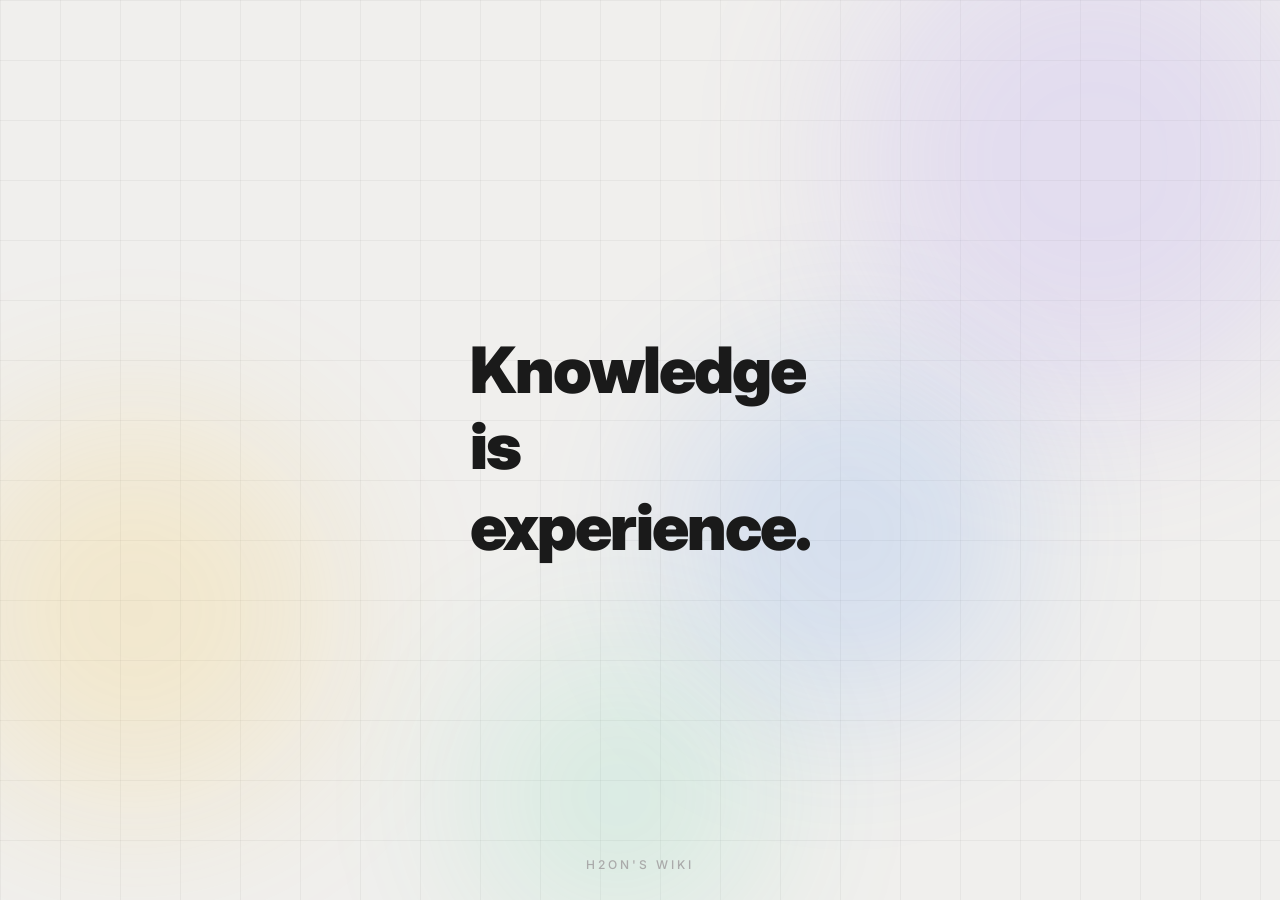
<file: index.html>
<!DOCTYPE html>
<html lang="ko">
<head>
    <meta charset="UTF-8">
    <meta name="viewport" content="width=device-width, initial-scale=1.0">
    <title>h2on.io</title>
    <link rel="icon" href="data:image/svg+xml,<svg xmlns='http://www.w3.org/2000/svg' viewBox='0 0 100 100'><text y='.9em' font-size='90'>🐻‍❄️</text></svg>">
    <link rel="preconnect" href="https://fonts.googleapis.com">
    <link rel="preconnect" href="https://fonts.gstatic.com" crossorigin>
    <link href="https://fonts.googleapis.com/css2?family=Inter:wght@300;400;500;600;700;800;900&display=swap" rel="stylesheet">
    <style>
        * {
            margin: 0;
            padding: 0;
            box-sizing: border-box;
        }

        body {
            font-family: "Inter", sans-serif;
            background: #f0efed;
            color: #1a1a1a;
            overflow: hidden;
            height: 100vh;
            cursor: pointer;
        }

        /* ── Grid background ── */
        body::before {
            content: "";
            position: fixed;
            inset: 0;
            pointer-events: none;
            z-index: 0;
            background-image:
                linear-gradient(rgba(0,0,0,0.04) 1px, transparent 1px),
                linear-gradient(90deg, rgba(0,0,0,0.04) 1px, transparent 1px);
            background-size: 60px 60px;
        }

        /* ── Color blobs ── */
        .blob {
            position: fixed;
            border-radius: 50%;
            filter: blur(80px);
            opacity: 0.5;
            pointer-events: none;
            z-index: 0;
            animation: float 20s ease-in-out infinite;
        }

        .blob-1 {
            width: 500px;
            height: 500px;
            background: rgba(167, 139, 250, 0.35);
            top: -10%;
            right: -5%;
        }

        .blob-2 {
            width: 400px;
            height: 400px;
            background: rgba(251, 191, 36, 0.3);
            bottom: 10%;
            left: -5%;
            animation-delay: -7s;
        }

        .blob-3 {
            width: 350px;
            height: 350px;
            background: rgba(59, 130, 246, 0.3);
            top: 40%;
            right: 20%;
            animation-delay: -14s;
        }

        .blob-4 {
            width: 300px;
            height: 300px;
            background: rgba(52, 211, 153, 0.25);
            bottom: -5%;
            right: 40%;
            animation-delay: -3s;
        }

        @keyframes float {
            0%, 100% { transform: translate(0, 0) scale(1); }
            25% { transform: translate(30px, -40px) scale(1.05); }
            50% { transform: translate(-20px, 20px) scale(0.95); }
            75% { transform: translate(15px, 30px) scale(1.02); }
        }

        /* ── Landing ── */
        .landing {
            height: 100vh;
            display: flex;
            flex-direction: column;
            justify-content: center;
            align-items: center;
            position: relative;
            z-index: 1;
        }

        /* ── Text block ── */
        .text-block {
            text-align: left;
            font-size: 5vw;
            font-weight: 900;
            letter-spacing: -0.03em;
        }

        .text-block .line-static {
            color: #1a1a1a;
            line-height: 1.2;
        }

        /* ── Slot word ── */
        .slot-wrapper {
            overflow: hidden;
            height: 1.3em;
            position: relative;
        }

        .slot-track {
            position: relative;
            transition: transform 0.7s cubic-bezier(0.22, 1, 0.36, 1);
        }

        .slot-word {
            line-height: 1.3;
            height: 1.3em;
            display: flex;
            align-items: center;
            color: rgba(0, 0, 0, 0.15);
            opacity: 0.4;
            transition: color 0.4s ease, opacity 0.4s ease, filter 0.4s ease;
        }

        .slot-word.active {
            color: #1a1a1a;
            opacity: 1;
        }

        .slot-word.leaving {
            opacity: 0;
            filter: blur(4px);
        }

        .wiki-name {
            position: absolute;
            bottom: 28px;
            left: 50%;
            transform: translateX(-50%);
            font-size: 12px;
            font-weight: 500;
            color: #aaa;
            letter-spacing: 3px;
            text-transform: uppercase;
            z-index: 2;
        }

        /* ── Fade-out transition ── */
        body.fade-out {
            opacity: 0;
            transition: opacity 0.4s ease;
        }
    </style>
</head>
<body>
    <div class="blob blob-1"></div>
    <div class="blob blob-2"></div>
    <div class="blob blob-3"></div>
    <div class="blob blob-4"></div>

    <section class="landing">
        <div class="text-block">
            <div class="line-static">Knowledge</div>
            <div class="line-static">is</div>
            <div class="slot-wrapper">
                <div class="slot-track" id="slot">
                    <!-- words populated by JS -->
                </div>
            </div>
        </div>

        <div class="wiki-name">h2on's wiki</div>
    </section>

    <script>
        const words = [
            "🐻‍❄️.",
            "experience.",
            "pleasure.",
            "wealth.",
            "life.",
            "power.",
            "journey.",
            "everything.",
        ];

        const slot = document.getElementById("slot");
        const ITEM_HEIGHT_EM = 1.3;

        // Build slot items
        words.forEach((w, i) => {
            const div = document.createElement("div");
            div.className = "slot-word";
            div.textContent = w;
            if (i === 0) div.classList.add("active");
            slot.appendChild(div);
        });

        // Duplicate first few for seamless wrap
        for (let i = 0; i < 2; i++) {
            const div = document.createElement("div");
            div.className = "slot-word";
            div.textContent = words[i];
            slot.appendChild(div);
        }

        const allSlots = slot.querySelectorAll(".slot-word");
        let current = 0;
        const HOLD = 1200;

        function next() {
            // Mark current as leaving
            allSlots[current].classList.remove("active");
            allSlots[current].classList.add("leaving");
            current++;

            // Slide up
            slot.style.transform = `translateY(-${current * ITEM_HEIGHT_EM}em)`;

            // Highlight new
            allSlots[current].classList.add("active");

            // Clean up leaving class
            const prev = current - 1;
            setTimeout(() => {
                allSlots[prev].classList.remove("leaving");
            }, 500);

            // Seamless loop reset
            if (current >= words.length) {
                setTimeout(() => {
                    slot.style.transition = "none";
                    allSlots.forEach(el => {
                        el.style.transition = "none";
                        el.classList.remove("active", "leaving");
                    });

                    current = 0;
                    slot.style.transform = `translateY(0)`;
                    allSlots[0].classList.add("active");

                    slot.offsetHeight;
                    slot.style.transition = "transform 0.7s cubic-bezier(0.22, 1, 0.36, 1)";
                    allSlots.forEach(el => {
                        el.style.transition = "";
                    });
                }, 750);
            }
        }

        setInterval(next, HOLD);

        // Click anywhere to enter
        let navigating = false;

        document.body.addEventListener("click", (e) => {
            if (navigating) return;
            navigating = true;

            document.body.classList.add("fade-out");
            setTimeout(() => {
                window.location.href = "pages/wiki.html?from=landing";
            }, 400);
        });
    </script>
</body>
</html>
</file>
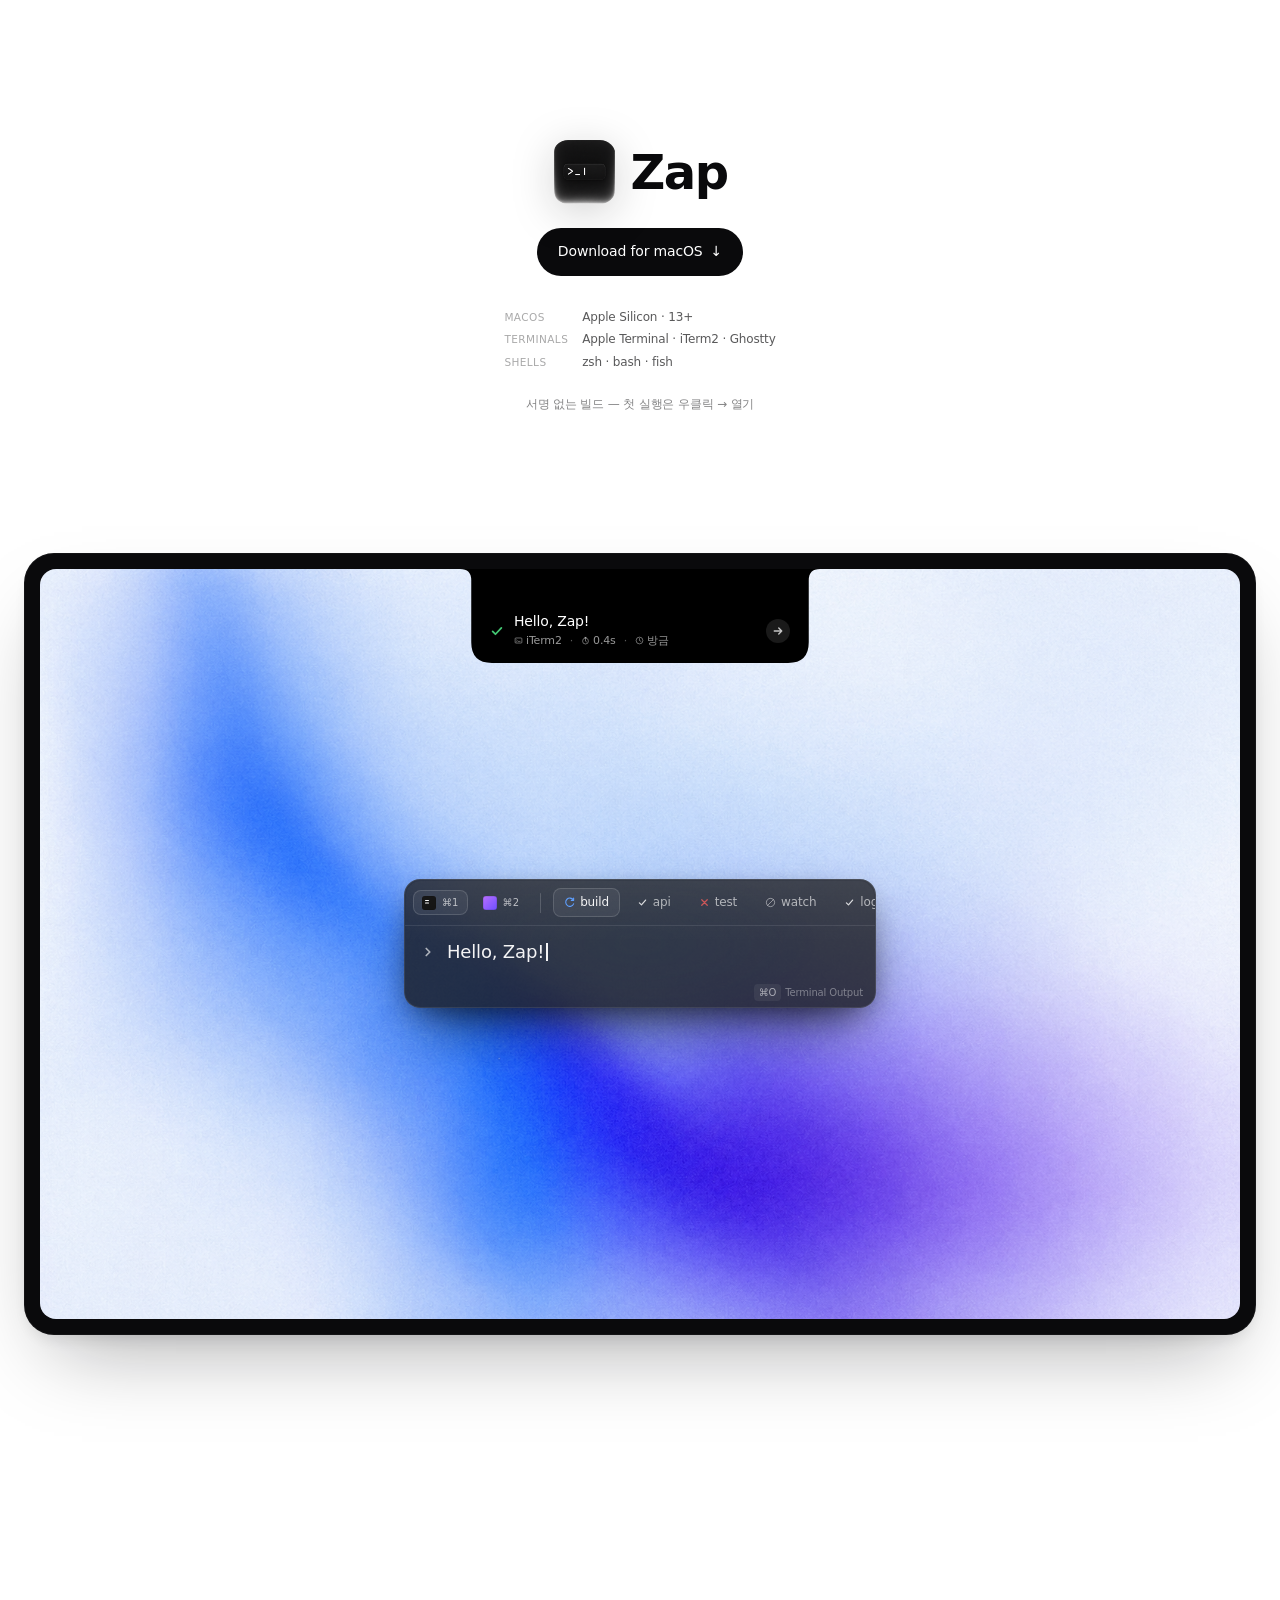
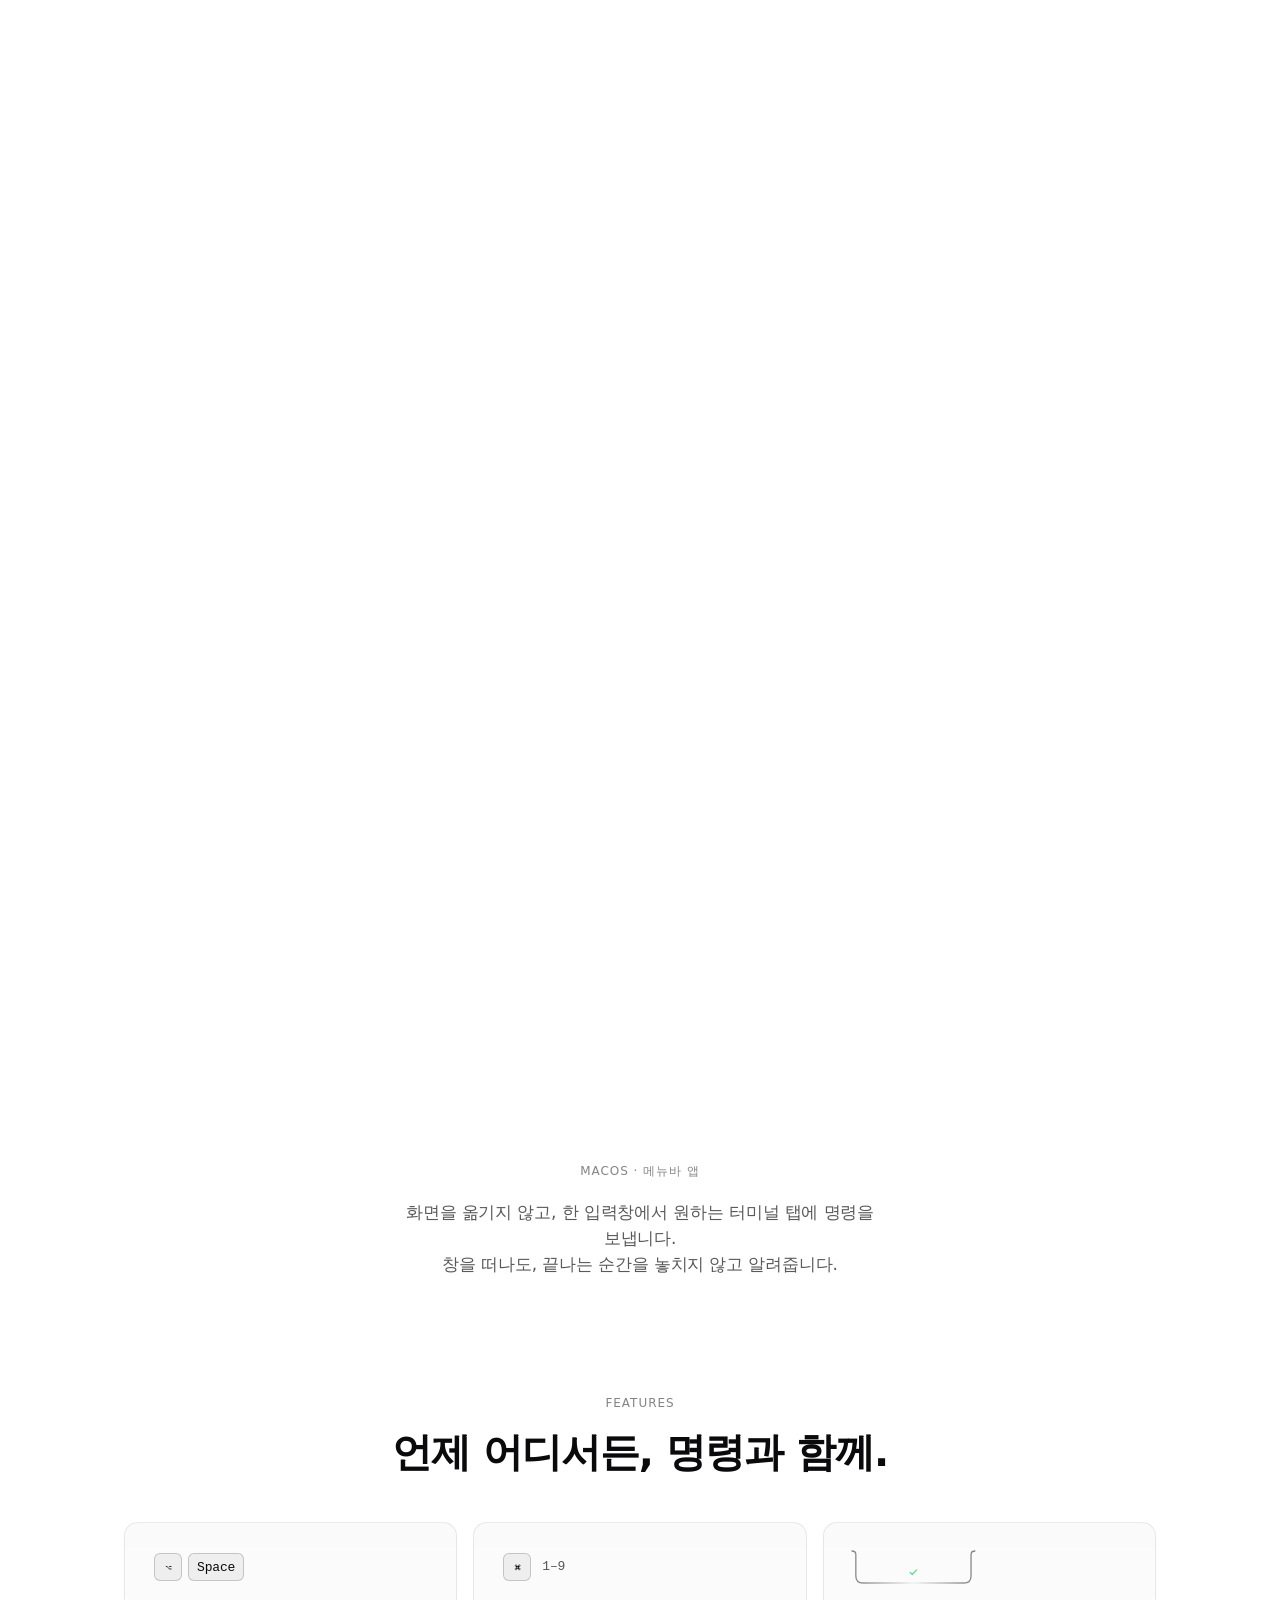
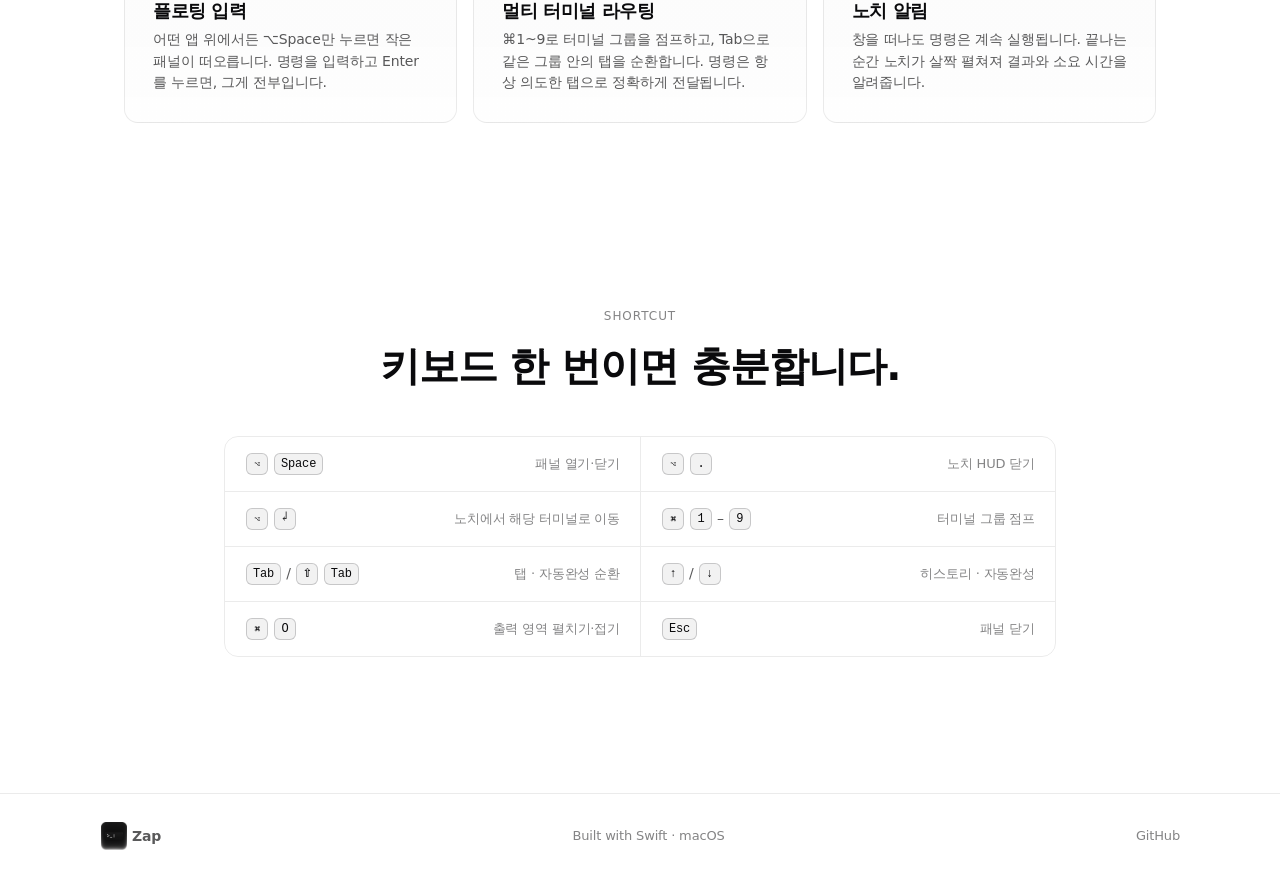
<file: zap/index.html>
<!doctype html>
<html lang="ko">
<head>
  <meta charset="utf-8" />
  <meta name="viewport" content="width=device-width, initial-scale=1" />
  <title>Zap</title>
  <meta name="description" content="Zap은 ⌥Space 핫키로 떠오르는 플로팅 입력 패널입니다. 화면을 옮기지 않고 Apple Terminal · iTerm2 · Ghostty의 어떤 탭에든 명령을 보냅니다." />
  <meta name="color-scheme" content="dark" />
  <meta property="og:title" content="Zap — 어디서나 ⌥Space, 명령은 터미널로" />
  <meta property="og:description" content="화면을 옮기지 않고 모든 터미널에 명령을 보내는 macOS 플로팅 입력기입니다." />
  <link rel="icon" type="image/png" href="assets/icon.png" />
  <link rel="apple-touch-icon" href="assets/icon.png" />
  <meta property="og:image" content="assets/icon.png" />
  <link rel="stylesheet" href="styles.css" />
  <script>document.documentElement.classList.add('js');</script>
</head>
<body>
  <div class="bg-glow" aria-hidden="true"></div>

  <main id="top">
    <!-- Hero header — nav 와 MacBook mock 사이. 로고 + 다운로드 CTA + 환경 정보. -->
    <section class="hero-title">
      <h1 class="brand large">
        <img class="brand-icon" src="assets/icon.png" alt="" />
        <span>Zap</span>
      </h1>
      <div class="cta-row">
        <a class="btn btn-primary" href="https://github.com/heonbyeong/zap/releases/latest/download/Zap.dmg">
          Download for macOS <span aria-hidden="true">↓</span>
        </a>
      </div>
      <dl class="cta-meta">
        <div class="cta-meta-row">
          <dt>macOS</dt>
          <dd>Apple Silicon · 13+</dd>
        </div>
        <div class="cta-meta-row">
          <dt>Terminals</dt>
          <dd>Apple Terminal · iTerm2 · Ghostty</dd>
        </div>
        <div class="cta-meta-row">
          <dt>Shells</dt>
          <dd>zsh · bash · fish</dd>
        </div>
      </dl>
      <p class="cta-note">서명 없는 빌드 — 첫 실행은 우클릭 → 열기</p>
    </section>

    <!-- Hero — 스크롤 시퀀스: pin 후 panel fade-in → "Hello, Zap!" 타이핑 → 노치 HUD descend.
         view-timeline 으로 contain phase 진행도(0–100%) 를 3단계로 분배. -->
    <div class="scrolly">
      <div class="scrolly-pin">
    <div class="hero-frame">
      <div class="hero-bezel">
        <div class="hero-screen">
          <!-- 노치 자체가 compact → expanded 로 확장되며 .notch-body 가 페이드인. notch-section 과 동일 패턴. -->
          <div class="hero-notch" aria-hidden="true">
            <svg class="notch-svg" viewBox="0 0 384 100" preserveAspectRatio="none">
              <path
                class="notch-fill"
                d="M0 0
                   Q12 0 12 12
                   L12 78
                   Q12 100 34 100
                   L350 100
                   Q372 100 372 78
                   L372 12
                   Q372 0 384 0
                   Z"
              />
            </svg>
            <div class="notch-body">
              <svg class="notch-status" viewBox="0 0 16 16" aria-hidden="true">
                <path d="M3 8.5l3.2 3.2L13 4.5" fill="none" stroke="currentColor" stroke-width="2" stroke-linecap="round" stroke-linejoin="round"/>
              </svg>
              <div class="notch-text">
                <span class="notch-cmd">Hello, Zap!</span>
                <span class="notch-meta">
                  <span class="meta-item">
                    <svg viewBox="0 0 16 16" aria-hidden="true">
                      <rect x="2" y="3.5" width="12" height="9" rx="1.4" fill="none" stroke="currentColor" stroke-width="1.2"/>
                      <path d="M4.5 7l1.6 1.5-1.6 1.5M7.8 9.6h3" fill="none" stroke="currentColor" stroke-width="1.2" stroke-linecap="round" stroke-linejoin="round"/>
                    </svg>
                    iTerm2
                  </span>
                  <span class="meta-sep">·</span>
                  <span class="meta-item">
                    <svg viewBox="0 0 16 16" aria-hidden="true">
                      <circle cx="8" cy="9" r="5.2" fill="none" stroke="currentColor" stroke-width="1.2"/>
                      <path d="M8 6v3.2l1.8 1.2M6.5 2.5h3M8 2.5v2" fill="none" stroke="currentColor" stroke-width="1.2" stroke-linecap="round"/>
                    </svg>
                    0.4s
                  </span>
                  <span class="meta-sep">·</span>
                  <span class="meta-item">
                    <svg viewBox="0 0 16 16" aria-hidden="true">
                      <circle cx="8" cy="8" r="6" fill="none" stroke="currentColor" stroke-width="1.2"/>
                      <path d="M8 4.5V8l2.4 1.5" fill="none" stroke="currentColor" stroke-width="1.2" stroke-linecap="round"/>
                    </svg>
                    방금
                  </span>
                </span>
              </div>
              <button class="notch-nav" type="button" aria-label="터미널로 이동" tabindex="-1">
                <svg viewBox="0 0 16 16" aria-hidden="true">
                  <path d="M3 8h10M9 4l4 4-4 4" fill="none" stroke="currentColor" stroke-width="1.8" stroke-linecap="round" stroke-linejoin="round"/>
                </svg>
              </button>
            </div>
          </div>

    <section class="hero">
      <!-- Panel mock — TabSelectorView + input + outputHint, 실제 UI 와 동일한 구조 -->
      <div class="panel-stage" aria-hidden="true">
        <div class="panel">
          <!-- TabSelectorView: 가로 스크롤 한 줄. terminal chips | divider | tab pills -->
          <div class="panel-tabbar">
            <div class="tab-track">
              <span class="term-chip is-active" title="iTerm2">
                <span class="term-icon term-iterm"></span>
                <span class="term-shortcut">⌘1</span>
              </span>
              <span class="term-chip" title="Ghostty">
                <span class="term-icon term-ghostty"></span>
                <span class="term-shortcut">⌘2</span>
              </span>
              <span class="chip-divider" aria-hidden="true"></span>
              <span class="tab-pill is-selected">
                <svg class="status-icon status-running" viewBox="0 0 16 16" aria-hidden="true">
                  <path d="M13.5 4.2A6 6 0 1 0 14 10" fill="none" stroke="currentColor" stroke-width="1.6" stroke-linecap="round"/>
                  <path d="M14 1.5v3.4h-3.4" fill="none" stroke="currentColor" stroke-width="1.6" stroke-linecap="round" stroke-linejoin="round"/>
                </svg>
                <span>build</span>
              </span>
              <span class="tab-pill">
                <svg class="status-icon status-success" viewBox="0 0 16 16" aria-hidden="true">
                  <path d="M3.5 8.5l3 3 6-7" fill="none" stroke="currentColor" stroke-width="1.8" stroke-linecap="round" stroke-linejoin="round"/>
                </svg>
                <span>api</span>
              </span>
              <span class="tab-pill">
                <svg class="status-icon status-fail" viewBox="0 0 16 16" aria-hidden="true">
                  <path d="M4 4l8 8M12 4l-8 8" fill="none" stroke="currentColor" stroke-width="1.8" stroke-linecap="round"/>
                </svg>
                <span>test</span>
              </span>
              <span class="tab-pill">
                <svg class="status-icon status-aborted" viewBox="0 0 16 16" aria-hidden="true">
                  <circle cx="8" cy="8" r="6" fill="none" stroke="currentColor" stroke-width="1.4"/>
                  <path d="M3.8 12.2L12.2 3.8" fill="none" stroke="currentColor" stroke-width="1.4" stroke-linecap="round"/>
                </svg>
                <span>watch</span>
              </span>
              <span class="tab-pill">
                <svg class="status-icon status-success" viewBox="0 0 16 16" aria-hidden="true">
                  <path d="M3.5 8.5l3 3 6-7" fill="none" stroke="currentColor" stroke-width="1.8" stroke-linecap="round" stroke-linejoin="round"/>
                </svg>
                <span>logs</span>
              </span>
            </div>
          </div>

          <div class="panel-divider"></div>

          <!-- inputField -->
          <div class="panel-input">
            <svg class="panel-prompt" viewBox="0 0 16 16" aria-hidden="true">
              <path d="M6 4l4 4-4 4" fill="none" stroke="currentColor" stroke-width="2" stroke-linecap="round" stroke-linejoin="round"/>
            </svg>
            <span class="panel-text"><span class="panel-typed" data-stagger>Hello, Zap!</span><span class="caret"></span></span>
          </div>

          <!-- outputHint — showOutput=false 일 때 우측 정렬 -->
          <div class="panel-output-hint">
            <span class="output-hint-kbd">⌘O</span>
            <span class="output-hint-label">Terminal Output</span>
          </div>
        </div>
      </div>
    </section>
        </div>
      </div>
    </div>
      </div>
    </div>

    <!-- MacBook 바깥 아래쪽 — hero 설명. CTA 는 위 hero-title 으로 이동했으므로 여기는 카피만. -->
    <section class="hero-description">
      <span class="eyebrow">macOS · 메뉴바 앱</span>
      <p class="lede">
        화면을 옮기지 않고, 한 입력창에서 원하는 터미널 탭에 명령을 보냅니다.<br />
        창을 떠나도, 끝나는 순간을 놓치지 않고 알려줍니다.
      </p>
    </section>

    <!-- 3-up -->
    <section id="features" class="features">
      <header class="section-head">
        <span class="eyebrow">Features</span>
        <h2>언제 어디서든, 명령과 함께.</h2>
      </header>
      <div class="features-grid">
      <article class="feature">
        <div class="feature-icon" aria-hidden="true">
          <kbd>⌥</kbd><kbd>Space</kbd>
        </div>
        <h3>플로팅 입력</h3>
        <p>어떤 앱 위에서든 ⌥Space만 누르면 작은 패널이 떠오릅니다. 명령을 입력하고 Enter를 누르면, 그게 전부입니다.</p>
      </article>
      <article class="feature">
        <div class="feature-icon" aria-hidden="true">
          <kbd>⌘</kbd><span class="num">1–9</span>
        </div>
        <h3>멀티 터미널 라우팅</h3>
        <p>⌘1~9로 터미널 그룹을 점프하고, Tab으로 같은 그룹 안의 탭을 순환합니다. 명령은 항상 의도한 탭으로 정확하게 전달됩니다.</p>
      </article>
      <article class="feature">
        <div class="feature-icon notch" aria-hidden="true">
          <svg class="notch-icon" viewBox="0 0 384 100" preserveAspectRatio="xMidYMid meet">
            <defs>
              <linearGradient id="notch-icon-stroke" x1="0%" y1="0%" x2="100%" y2="0%">
                <stop offset="0%" stop-color="#808080"/>
                <stop offset="50%" stop-color="#f2f2f2"/>
                <stop offset="100%" stop-color="#808080"/>
              </linearGradient>
            </defs>
            <path
              d="M0 0
                 Q12 0 12 12
                 L12 78
                 Q12 100 34 100
                 L350 100
                 Q372 100 372 78
                 L372 12
                 Q372 0 384 0"
              fill="none"
              stroke="url(#notch-icon-stroke)"
              stroke-width="4"
              stroke-linejoin="round"
              stroke-linecap="round"
            />
            <g transform="translate(176 50) scale(2)" fill="none" stroke="rgba(74, 222, 128, 0.9)" stroke-width="2" stroke-linecap="round" stroke-linejoin="round">
              <path d="M3 8.5l3.2 3.2L13 4.5"/>
            </g>
          </svg>
        </div>
        <h3>노치 알림</h3>
        <p>창을 떠나도 명령은 계속 실행됩니다. 끝나는 순간 노치가 살짝 펼쳐져 결과와 소요 시간을 알려줍니다.</p>
      </article>
      </div>
    </section>

    <!-- Shortcuts -->
    <section id="shortcuts" class="shortcuts">
      <header class="section-head">
        <span class="eyebrow">Shortcut</span>
        <h2>키보드 한 번이면 충분합니다.</h2>
      </header>
      <dl class="kbd-grid">
        <div class="kbd-row"><dt><kbd>⌥</kbd><kbd>Space</kbd></dt><dd>패널 열기·닫기</dd></div>
        <div class="kbd-row"><dt><kbd>⌥</kbd><kbd>.</kbd></dt><dd>노치 HUD 닫기</dd></div>
        <div class="kbd-row"><dt><kbd>⌥</kbd><kbd>↵</kbd></dt><dd>노치에서 해당 터미널로 이동</dd></div>
        <div class="kbd-row"><dt><kbd>⌘</kbd><kbd>1</kbd>–<kbd>9</kbd></dt><dd>터미널 그룹 점프</dd></div>
        <div class="kbd-row"><dt><kbd>Tab</kbd> / <kbd>⇧</kbd><kbd>Tab</kbd></dt><dd>탭 · 자동완성 순환</dd></div>
        <div class="kbd-row"><dt><kbd>↑</kbd> / <kbd>↓</kbd></dt><dd>히스토리 · 자동완성</dd></div>
        <div class="kbd-row"><dt><kbd>⌘</kbd><kbd>O</kbd></dt><dd>출력 영역 펼치기·접기</dd></div>
        <div class="kbd-row"><dt><kbd>Esc</kbd></dt><dd>패널 닫기</dd></div>
      </dl>
    </section>

  </main>

  <footer class="footer">
    <div class="footer-inner">
      <span class="brand small">
        <img class="brand-icon" src="assets/icon.png" alt="" />
        Zap
      </span>
      <span class="muted">Built with Swift · macOS</span>
      <a class="muted" href="https://github.com/heonbyeong/zap" target="_blank" rel="noreferrer">GitHub</a>
    </div>
  </footer>

  <script src="script.js" defer></script>
</body>
</html>
</file>
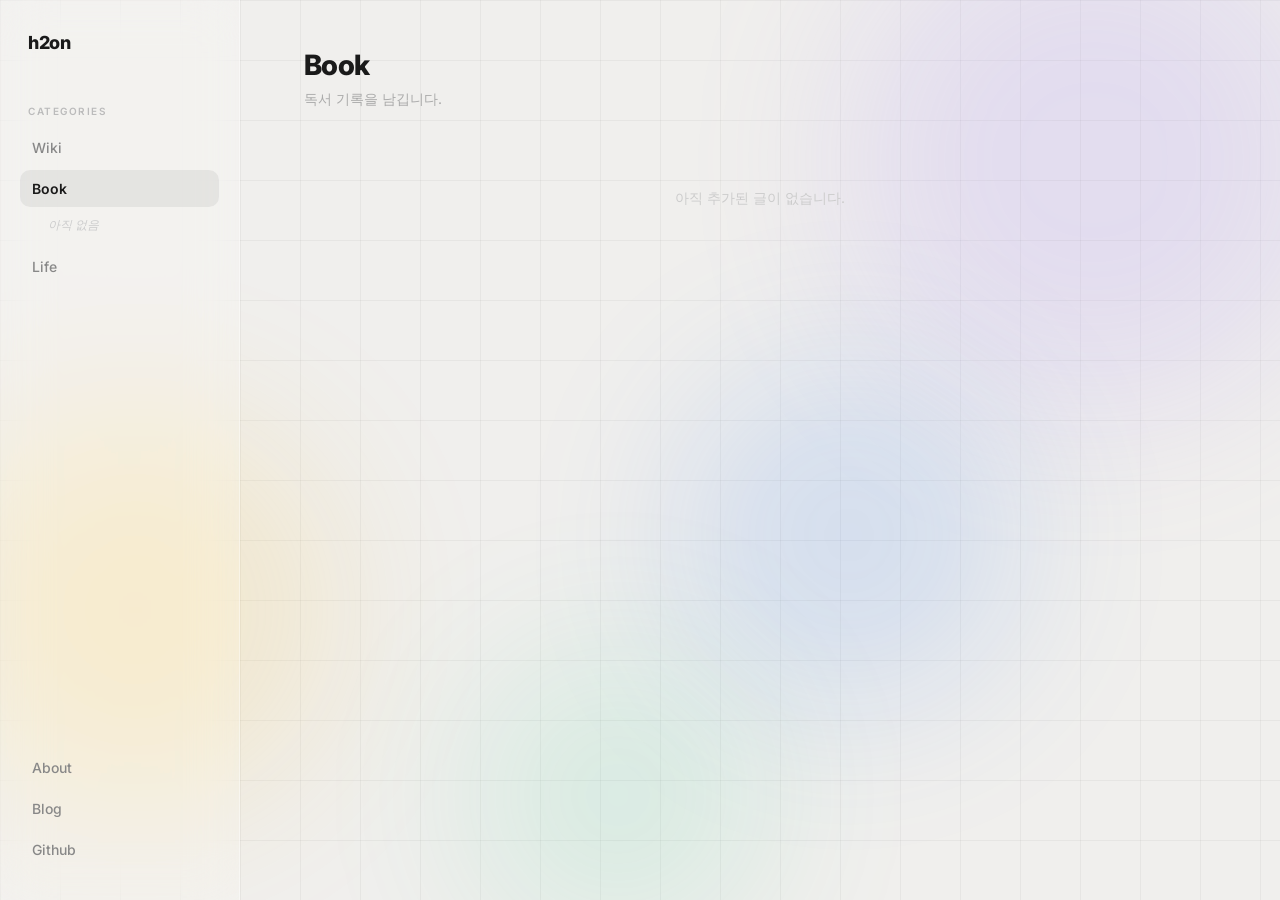
<file: pages/book.html>
<!DOCTYPE html>
<html lang="ko">
<head>
    <meta charset="UTF-8">
    <meta name="viewport" content="width=device-width, initial-scale=1.0">
    <title>Book - h2on.io</title>
    <link rel="icon" href="data:image/svg+xml,<svg xmlns='http://www.w3.org/2000/svg' viewBox='0 0 100 100'><text y='.9em' font-size='90'>🐻‍❄️</text></svg>">
    <link rel="preconnect" href="https://fonts.googleapis.com">
    <link rel="preconnect" href="https://fonts.gstatic.com" crossorigin>
    <link href="https://fonts.googleapis.com/css2?family=Inter:wght@300;400;500;600;700;800;900&display=swap" rel="stylesheet">
    <link rel="stylesheet" href="../styles/sidebar.css">
</head>
<body>
    <div class="blob blob-1"></div>
    <div class="blob blob-2"></div>
    <div class="blob blob-3"></div>
    <div class="blob blob-4"></div>
    <nav class="sidebar">
        <a href="../index.html" class="logo">h2on</a>
        <div class="nav-section">Categories</div>
        <div class="nav-group">
            <a href="wiki.html" class="nav-item">Wiki</a>
            <div class="nav-subtree">
                <a href="wiki/docker-commands.html" class="nav-sub-item">Docker 명령어 정리</a>
                <a href="wiki/git-workflow.html" class="nav-sub-item">Git 워크플로우</a>
            </div>
        </div>
        <div class="nav-group open">
            <a href="book.html" class="nav-item active">Book</a>
            <div class="nav-subtree">
                <span class="nav-sub-empty">아직 없음</span>
            </div>
        </div>
        <div class="nav-group">
            <a href="life.html" class="nav-item">Life</a>
            <div class="nav-subtree">
                <a href="life/2026-q1-review.html" class="nav-sub-item">2026 1분기 회고</a>
                <a href="life/morning-routine.html" class="nav-sub-item">아침 루틴</a>
            </div>
        </div>
        <div class="spacer"></div>
        <a href="https://docs.google.com/document/d/1K3B-9dI6NZkNcsfb2rSEUNtof-SEAyzVxQcS2n61VFk/edit?usp=sharing" class="nav-item" target="_blank">About</a>
        <a href="https://medium.com/@abh0920one" class="nav-item" target="_blank">Blog</a>
        <a href="https://github.com/Heonbyeong" class="nav-item" target="_blank">Github</a>
    </nav>
    <main class="main">
        <h1 class="page-title">Book</h1>
        <p class="page-desc">독서 기록을 남깁니다.</p>
        <div class="card-list">
            <div class="post-empty">아직 추가된 글이 없습니다.</div>
        </div>
    </main>
    <script>
        if (new URLSearchParams(location.search).has("from")) {
            document.body.classList.add("from-landing");
        }
        document.querySelectorAll(".nav-toggle").forEach(toggle => {
            toggle.addEventListener("click", (e) => {
                e.preventDefault();
                e.stopPropagation();
                toggle.closest(".nav-group").classList.toggle("open");
            });
        });
    </script>
</body>
</html>
</file>
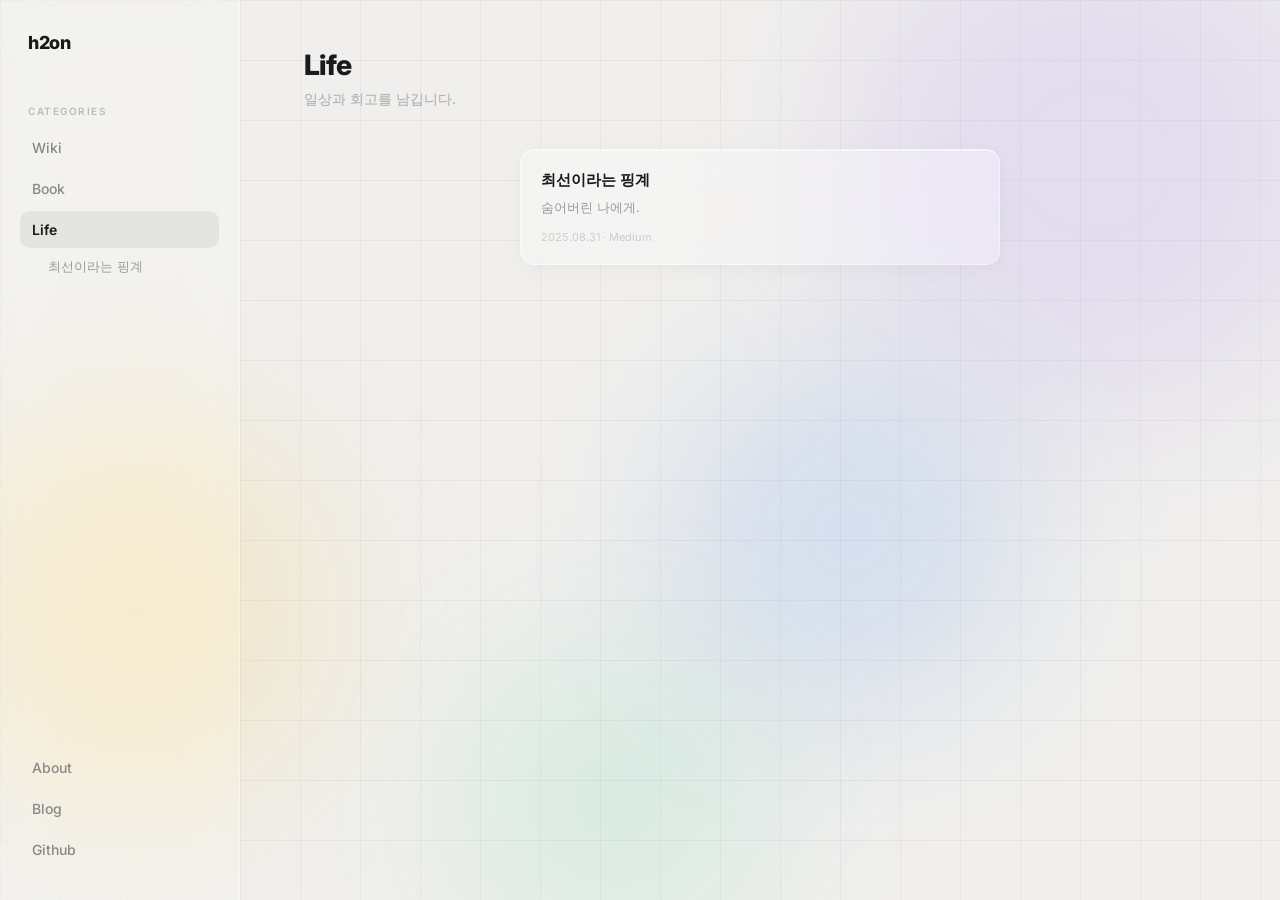
<file: pages/life.html>
<!DOCTYPE html>
<html lang="ko">
<head>
    <meta charset="UTF-8">
    <meta name="viewport" content="width=device-width, initial-scale=1.0">
    <title>Life - h2on.io</title>
    <link rel="icon" href="data:image/svg+xml,<svg xmlns='http://www.w3.org/2000/svg' viewBox='0 0 100 100'><text y='.9em' font-size='90'>🐻‍❄️</text></svg>">
    <link rel="preconnect" href="https://fonts.googleapis.com">
    <link rel="preconnect" href="https://fonts.gstatic.com" crossorigin>
    <link href="https://fonts.googleapis.com/css2?family=Inter:wght@300;400;500;600;700;800;900&display=swap" rel="stylesheet">
    <link rel="stylesheet" href="../styles/sidebar.css">
</head>
<body>
    <div class="blob blob-1"></div>
    <div class="blob blob-2"></div>
    <div class="blob blob-3"></div>
    <div class="blob blob-4"></div>
    <nav class="sidebar">
        <a href="../index.html" class="logo">h2on</a>
        <div class="nav-section">Categories</div>
        <div class="nav-group">
            <a href="wiki.html" class="nav-item">Wiki</a>
            <div class="nav-subtree">
                <a href="wiki/docker-commands.html" class="nav-sub-item">Docker 명령어 정리</a>
                <a href="wiki/git-workflow.html" class="nav-sub-item">Git 워크플로우</a>
            </div>
        </div>
        <div class="nav-group">
            <a href="book.html" class="nav-item">Book</a>
            <div class="nav-subtree">
                <a href="book/clean-architecture.html" class="nav-sub-item">클린 아키텍처</a>
                <a href="book/ddd.html" class="nav-sub-item">도메인 주도 설계</a>
            </div>
        </div>
        <div class="nav-group open">
            <a href="life.html" class="nav-item active">Life</a>
            <div class="nav-subtree">
                <a href="https://medium.com/@abh0920one/%EC%B5%9C%EC%84%A0%EC%9D%B4%EB%9D%BC%EB%8A%94-%ED%95%91%EA%B3%84-a22c38754d0b" class="nav-sub-item" target="_blank">최선이라는 핑계</a>
            </div>
        </div>
        <div class="spacer"></div>
        <a href="https://docs.google.com/document/d/1K3B-9dI6NZkNcsfb2rSEUNtof-SEAyzVxQcS2n61VFk/edit?usp=sharing" class="nav-item" target="_blank">About</a>
        <a href="https://medium.com/@abh0920one" class="nav-item" target="_blank">Blog</a>
        <a href="https://github.com/Heonbyeong" class="nav-item" target="_blank">Github</a>
    </nav>
    <main class="main">
        <h1 class="page-title">Life</h1>
        <p class="page-desc">일상과 회고를 남깁니다.</p>
        <div class="card-list">
<a href="https://medium.com/@abh0920one/%EC%B5%9C%EC%84%A0%EC%9D%B4%EB%9D%BC%EB%8A%94-%ED%95%91%EA%B3%84-a22c38754d0b" class="card-item" target="_blank">
                <div class="card-item-title">최선이라는 핑계</div>
                <div class="card-item-desc">숨어버린 나에게.</div>
                <div class="card-item-date">2025.08.31 · Medium</div>
            </a>
        </div>
    </main>
    <script>
        if (new URLSearchParams(location.search).has("from")) {
            document.body.classList.add("from-landing");
        }
        document.querySelectorAll(".nav-toggle").forEach(toggle => {
            toggle.addEventListener("click", (e) => {
                e.preventDefault();
                e.stopPropagation();
                toggle.closest(".nav-group").classList.toggle("open");
            });
        });
    </script>
</body>
</html>
</file>
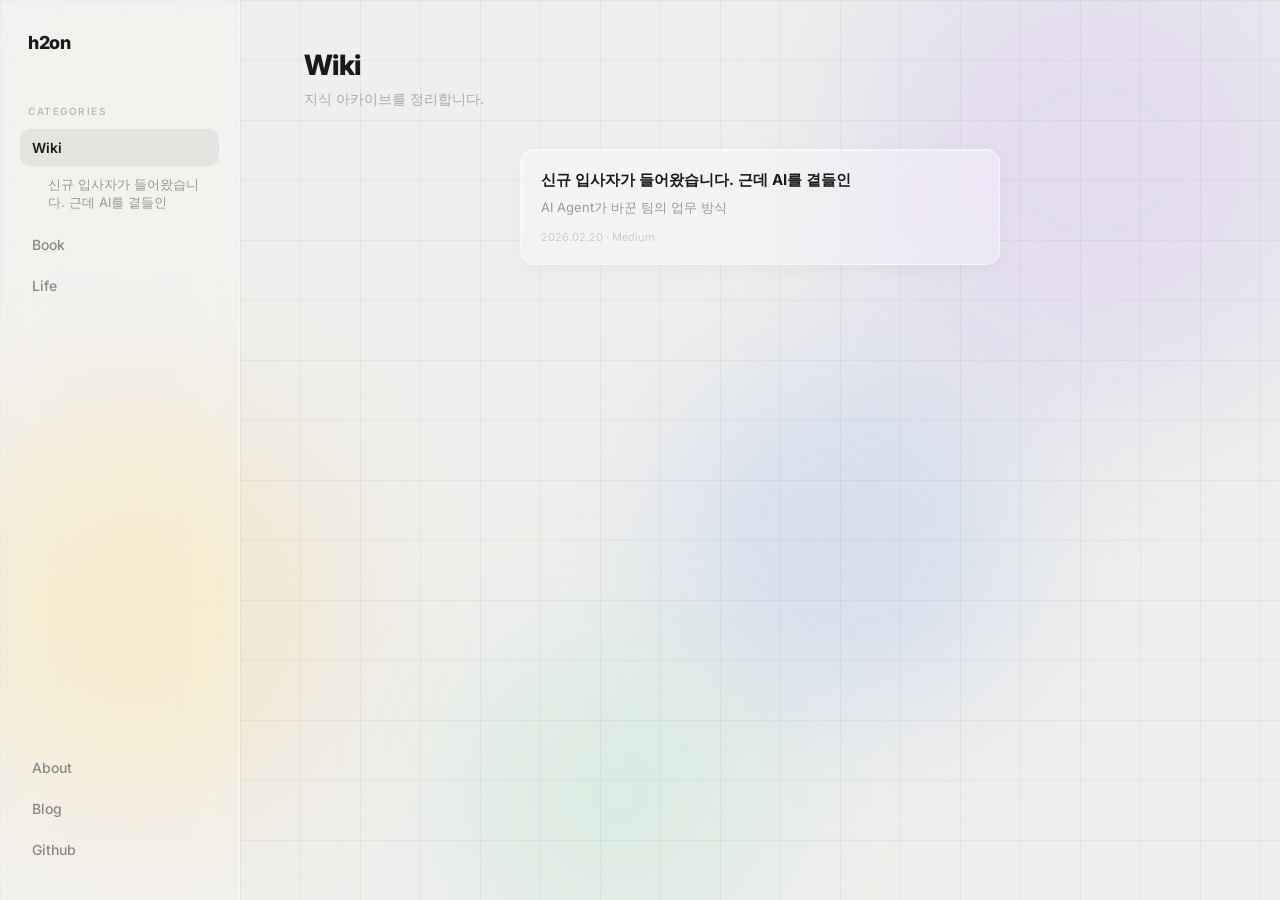
<file: pages/wiki.html>
<!DOCTYPE html>
<html lang="ko">
<head>
    <meta charset="UTF-8">
    <meta name="viewport" content="width=device-width, initial-scale=1.0">
    <title>Wiki - h2on.io</title>
    <link rel="icon" href="data:image/svg+xml,<svg xmlns='http://www.w3.org/2000/svg' viewBox='0 0 100 100'><text y='.9em' font-size='90'>🐻‍❄️</text></svg>">
    <link rel="preconnect" href="https://fonts.googleapis.com">
    <link rel="preconnect" href="https://fonts.gstatic.com" crossorigin>
    <link href="https://fonts.googleapis.com/css2?family=Inter:wght@300;400;500;600;700;800;900&display=swap" rel="stylesheet">
    <link rel="stylesheet" href="../styles/sidebar.css">
</head>
<body>
    <div class="blob blob-1"></div>
    <div class="blob blob-2"></div>
    <div class="blob blob-3"></div>
    <div class="blob blob-4"></div>
    <nav class="sidebar">
        <a href="../index.html" class="logo">h2on</a>
        <div class="nav-section">Categories</div>
        <div class="nav-group open">
            <a href="wiki.html" class="nav-item active">Wiki</a>
            <div class="nav-subtree">
                <a href="https://medium.com/@abh0920one/%EC%8B%A0%EA%B7%9C-%EC%9E%85%EC%82%AC%EC%9E%90%EA%B0%80-%EB%93%A4%EC%96%B4%EC%99%94%EC%8A%B5%EB%8B%88%EB%8B%A4-%EA%B7%BC%EB%8D%B0-ai%EB%A5%BC-%EA%B3%81%EB%93%A4%EC%9D%B8-6e3c9cf19a43" class="nav-sub-item" target="_blank">신규 입사자가 들어왔습니다. 근데 AI를 곁들인</a>
            </div>
        </div>
        <div class="nav-group">
            <a href="book.html" class="nav-item">Book</a>
            <div class="nav-subtree">
                <a href="book/clean-architecture.html" class="nav-sub-item">클린 아키텍처</a>
                <a href="book/ddd.html" class="nav-sub-item">도메인 주도 설계</a>
            </div>
        </div>
        <div class="nav-group">
            <a href="life.html" class="nav-item">Life</a>
            <div class="nav-subtree">
                <a href="life/2026-q1-review.html" class="nav-sub-item">2026 1분기 회고</a>
                <a href="life/morning-routine.html" class="nav-sub-item">아침 루틴</a>
            </div>
        </div>
        <div class="spacer"></div>
        <a href="https://docs.google.com/document/d/1K3B-9dI6NZkNcsfb2rSEUNtof-SEAyzVxQcS2n61VFk/edit?usp=sharing" class="nav-item" target="_blank">About</a>
        <a href="https://medium.com/@abh0920one" class="nav-item" target="_blank">Blog</a>
        <a href="https://github.com/Heonbyeong" class="nav-item" target="_blank">Github</a>
    </nav>
    <main class="main">
        <h1 class="page-title">Wiki</h1>
        <p class="page-desc">지식 아카이브를 정리합니다.</p>
        <div class="card-list">
            <a href="https://medium.com/@abh0920one/%EC%8B%A0%EA%B7%9C-%EC%9E%85%EC%82%AC%EC%9E%90%EA%B0%80-%EB%93%A4%EC%96%B4%EC%99%94%EC%8A%B5%EB%8B%88%EB%8B%A4-%EA%B7%BC%EB%8D%B0-ai%EB%A5%BC-%EA%B3%81%EB%93%A4%EC%9D%B8-6e3c9cf19a43" class="card-item" target="_blank">
                <div class="card-item-title">신규 입사자가 들어왔습니다. 근데 AI를 곁들인</div>
                <div class="card-item-desc">AI Agent가 바꾼 팀의 업무 방식</div>
                <div class="card-item-date">2026.02.20 · Medium</div>
            </a>
        </div>
    </main>
    <script>
        if (new URLSearchParams(location.search).has("from")) {
            document.body.classList.add("from-landing");
        }
        document.querySelectorAll(".nav-toggle").forEach(toggle => {
            toggle.addEventListener("click", (e) => {
                e.preventDefault();
                e.stopPropagation();
                toggle.closest(".nav-group").classList.toggle("open");
            });
        });
    </script>
</body>
</html>
</file>
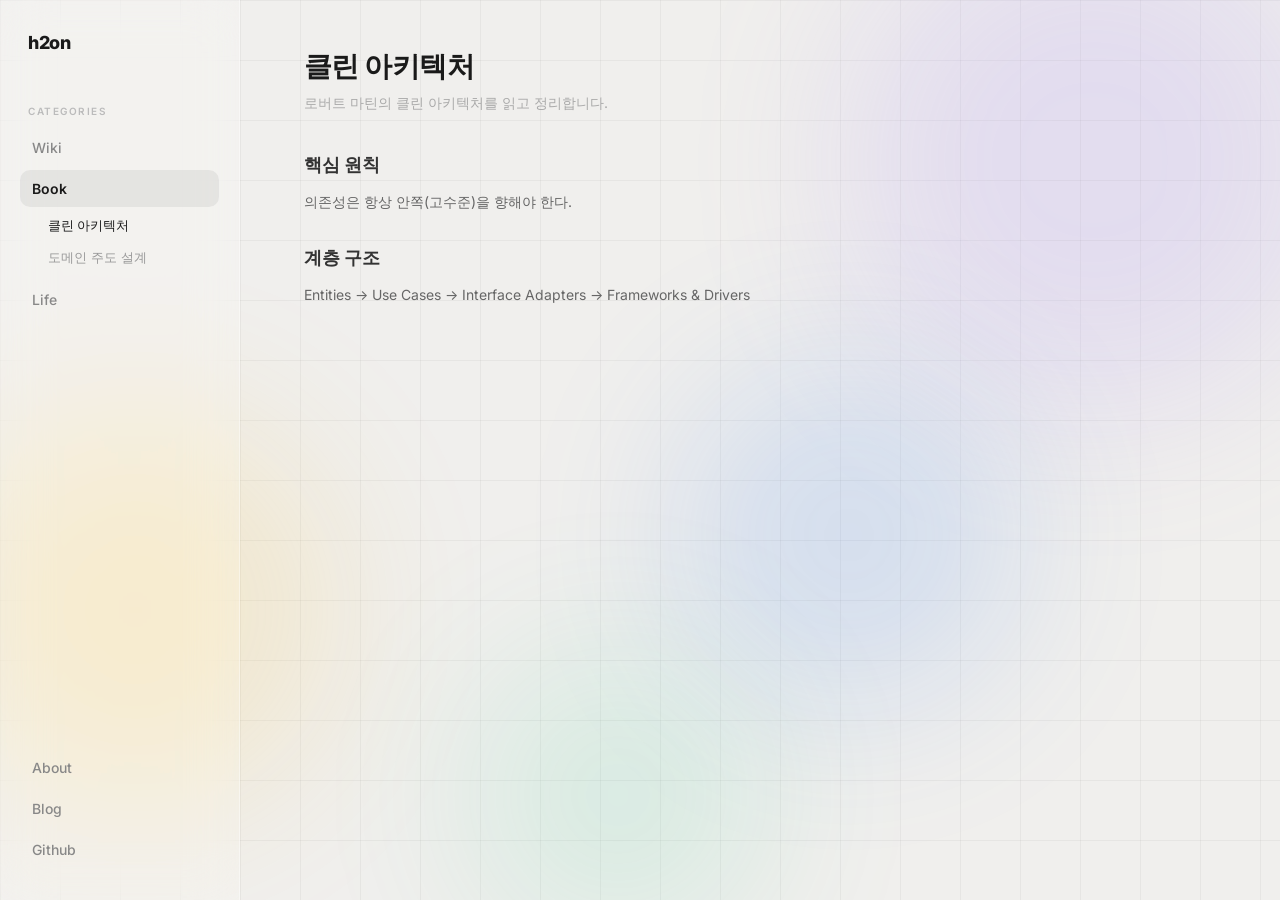
<file: pages/book/clean-architecture.html>
<!DOCTYPE html>
<html lang="ko">
<head>
    <meta charset="UTF-8">
    <meta name="viewport" content="width=device-width, initial-scale=1.0">
    <title>클린 아키텍처 - h2on.io</title>
    <link rel="icon" href="data:image/svg+xml,<svg xmlns='http://www.w3.org/2000/svg' viewBox='0 0 100 100'><text y='.9em' font-size='90'>🐻‍❄️</text></svg>">
    <link rel="preconnect" href="https://fonts.googleapis.com">
    <link rel="preconnect" href="https://fonts.gstatic.com" crossorigin>
    <link href="https://fonts.googleapis.com/css2?family=Inter:wght@300;400;500;600;700;800;900&display=swap" rel="stylesheet">
    <link rel="stylesheet" href="../../styles/sidebar.css">
</head>
<body>
    <div class="blob blob-1"></div>
    <div class="blob blob-2"></div>
    <div class="blob blob-3"></div>
    <div class="blob blob-4"></div>
    <nav class="sidebar">
        <a href="../../index.html" class="logo">h2on</a>
        <div class="nav-section">Categories</div>
        <div class="nav-group">
            <a href="../wiki.html" class="nav-item">Wiki</a>
            <div class="nav-subtree">
                <a href="../wiki/docker-commands.html" class="nav-sub-item">Docker 명령어 정리</a>
                <a href="../wiki/git-workflow.html" class="nav-sub-item">Git 워크플로우</a>
            </div>
        </div>
        <div class="nav-group open">
            <a href="../book.html" class="nav-item active">Book</a>
            <div class="nav-subtree">
                <a href="clean-architecture.html" class="nav-sub-item active">클린 아키텍처</a>
                <a href="ddd.html" class="nav-sub-item">도메인 주도 설계</a>
            </div>
        </div>
        <div class="nav-group">
            <a href="../life.html" class="nav-item">Life</a>
            <div class="nav-subtree">
                <a href="../life/2026-q1-review.html" class="nav-sub-item">2026 1분기 회고</a>
                <a href="../life/morning-routine.html" class="nav-sub-item">아침 루틴</a>
            </div>
        </div>
        <div class="spacer"></div>
        <a href="https://docs.google.com/document/d/1K3B-9dI6NZkNcsfb2rSEUNtof-SEAyzVxQcS2n61VFk/edit?usp=sharing" class="nav-item" target="_blank">About</a>
        <a href="https://medium.com/@abh0920one" class="nav-item" target="_blank">Blog</a>
        <a href="https://github.com/Heonbyeong" class="nav-item" target="_blank">Github</a>
    </nav>
    <main class="main">
        <h1 class="page-title">클린 아키텍처</h1>
        <p class="page-desc">로버트 마틴의 클린 아키텍처를 읽고 정리합니다.</p>
        <div class="content">
            <h2>핵심 원칙</h2>
            <p>의존성은 항상 안쪽(고수준)을 향해야 한다.</p>
            <h2>계층 구조</h2>
            <p>Entities → Use Cases → Interface Adapters → Frameworks & Drivers</p>
        </div>
    </main>
    <script>
        if (new URLSearchParams(location.search).has("from")) {
            document.body.classList.add("from-landing");
        }
        document.querySelectorAll(".nav-toggle").forEach(toggle => {
            toggle.addEventListener("click", (e) => {
                e.preventDefault();
                e.stopPropagation();
                toggle.closest(".nav-group").classList.toggle("open");
            });
        });
    </script>
</body>
</html>
</file>
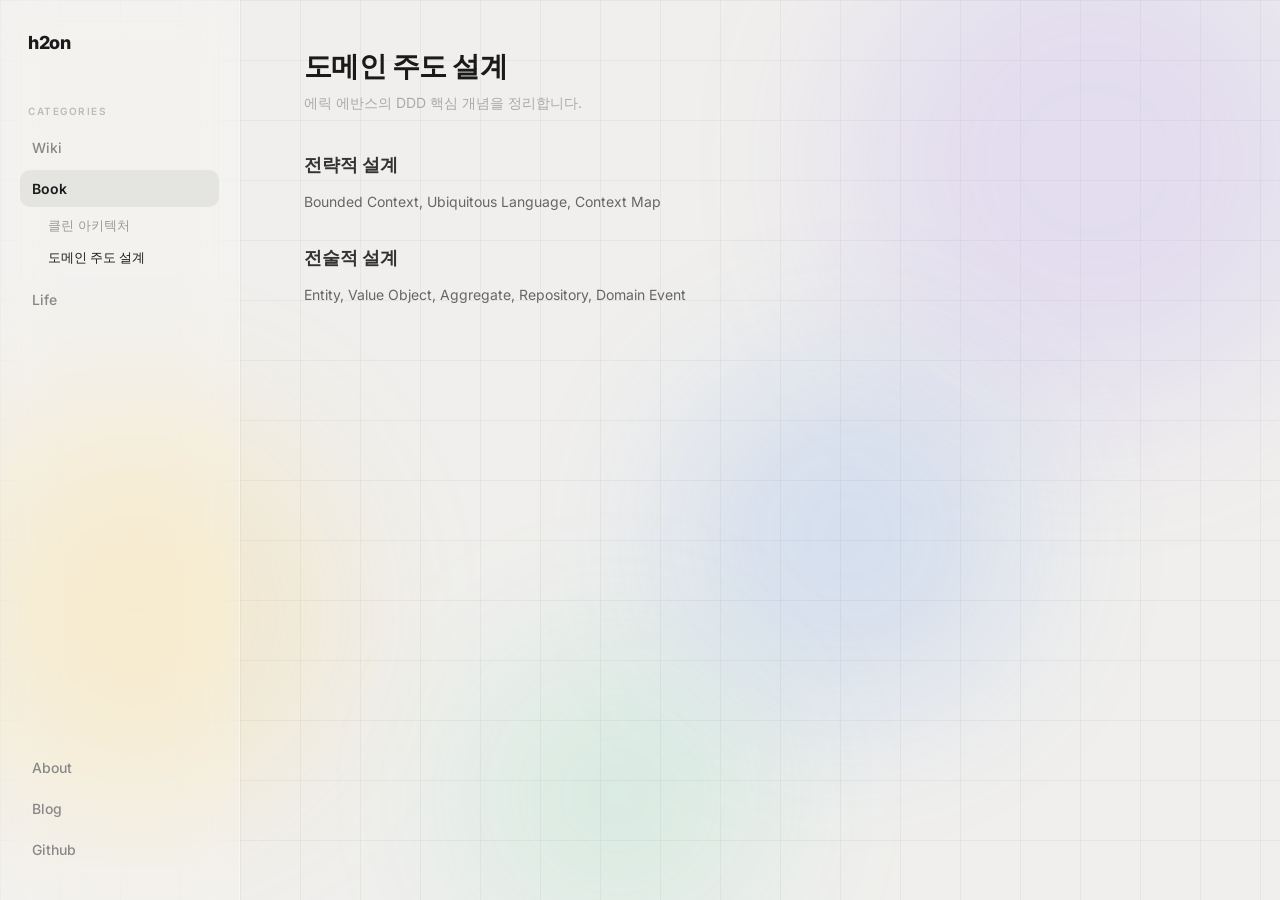
<file: pages/book/ddd.html>
<!DOCTYPE html>
<html lang="ko">
<head>
    <meta charset="UTF-8">
    <meta name="viewport" content="width=device-width, initial-scale=1.0">
    <title>도메인 주도 설계 - h2on.io</title>
    <link rel="icon" href="data:image/svg+xml,<svg xmlns='http://www.w3.org/2000/svg' viewBox='0 0 100 100'><text y='.9em' font-size='90'>🐻‍❄️</text></svg>">
    <link rel="preconnect" href="https://fonts.googleapis.com">
    <link rel="preconnect" href="https://fonts.gstatic.com" crossorigin>
    <link href="https://fonts.googleapis.com/css2?family=Inter:wght@300;400;500;600;700;800;900&display=swap" rel="stylesheet">
    <link rel="stylesheet" href="../../styles/sidebar.css">
</head>
<body>
    <div class="blob blob-1"></div>
    <div class="blob blob-2"></div>
    <div class="blob blob-3"></div>
    <div class="blob blob-4"></div>
    <nav class="sidebar">
        <a href="../../index.html" class="logo">h2on</a>
        <div class="nav-section">Categories</div>
        <div class="nav-group">
            <a href="../wiki.html" class="nav-item">Wiki</a>
            <div class="nav-subtree">
                <a href="../wiki/docker-commands.html" class="nav-sub-item">Docker 명령어 정리</a>
                <a href="../wiki/git-workflow.html" class="nav-sub-item">Git 워크플로우</a>
            </div>
        </div>
        <div class="nav-group open">
            <a href="../book.html" class="nav-item active">Book</a>
            <div class="nav-subtree">
                <a href="clean-architecture.html" class="nav-sub-item">클린 아키텍처</a>
                <a href="ddd.html" class="nav-sub-item active">도메인 주도 설계</a>
            </div>
        </div>
        <div class="nav-group">
            <a href="../life.html" class="nav-item">Life</a>
            <div class="nav-subtree">
                <a href="../life/2026-q1-review.html" class="nav-sub-item">2026 1분기 회고</a>
                <a href="../life/morning-routine.html" class="nav-sub-item">아침 루틴</a>
            </div>
        </div>
        <div class="spacer"></div>
        <a href="https://docs.google.com/document/d/1K3B-9dI6NZkNcsfb2rSEUNtof-SEAyzVxQcS2n61VFk/edit?usp=sharing" class="nav-item" target="_blank">About</a>
        <a href="https://medium.com/@abh0920one" class="nav-item" target="_blank">Blog</a>
        <a href="https://github.com/Heonbyeong" class="nav-item" target="_blank">Github</a>
    </nav>
    <main class="main">
        <h1 class="page-title">도메인 주도 설계</h1>
        <p class="page-desc">에릭 에반스의 DDD 핵심 개념을 정리합니다.</p>
        <div class="content">
            <h2>전략적 설계</h2>
            <p>Bounded Context, Ubiquitous Language, Context Map</p>
            <h2>전술적 설계</h2>
            <p>Entity, Value Object, Aggregate, Repository, Domain Event</p>
        </div>
    </main>
    <script>
        if (new URLSearchParams(location.search).has("from")) {
            document.body.classList.add("from-landing");
        }
        document.querySelectorAll(".nav-toggle").forEach(toggle => {
            toggle.addEventListener("click", (e) => {
                e.preventDefault();
                e.stopPropagation();
                toggle.closest(".nav-group").classList.toggle("open");
            });
        });
    </script>
</body>
</html>
</file>
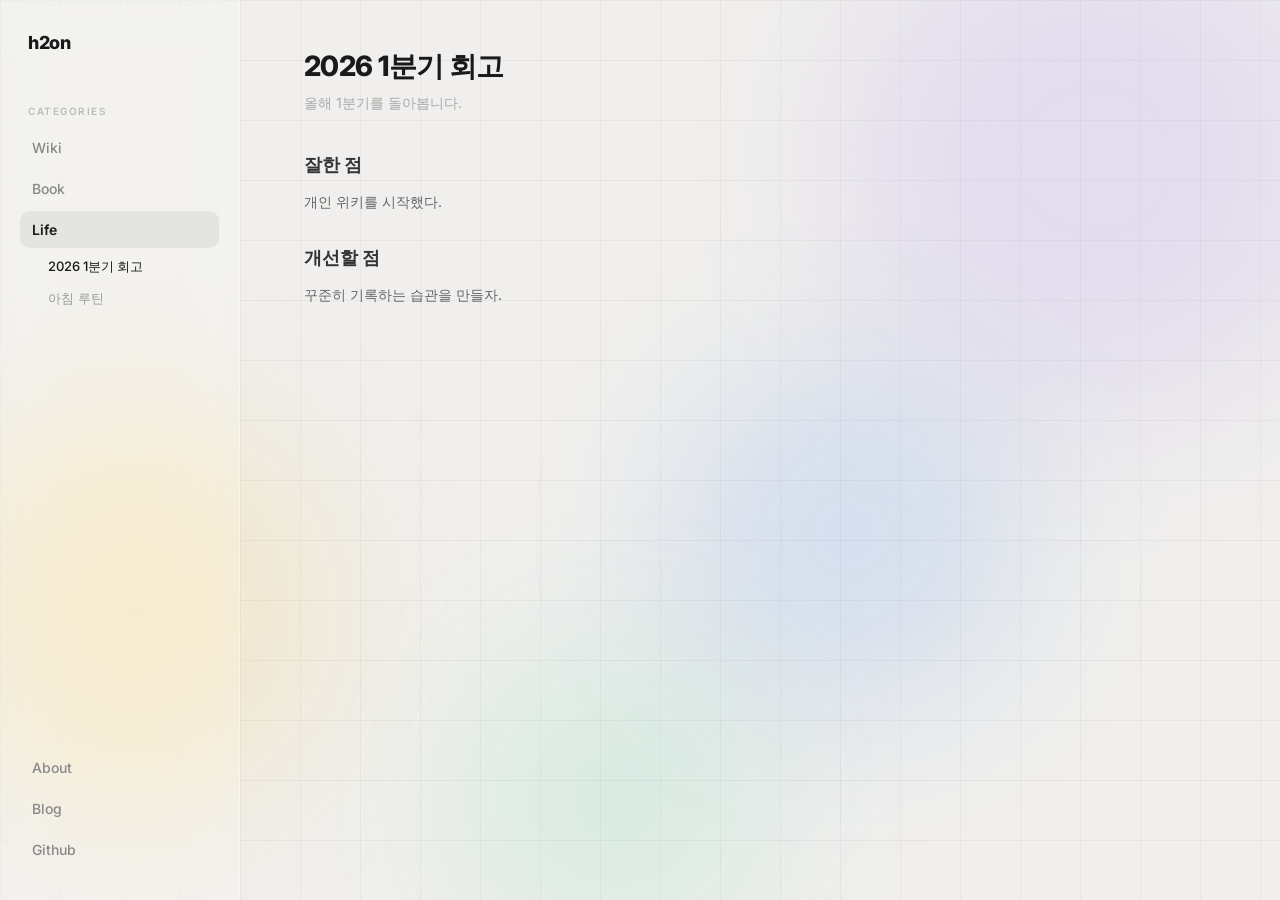
<file: pages/life/2026-q1-review.html>
<!DOCTYPE html>
<html lang="ko">
<head>
    <meta charset="UTF-8">
    <meta name="viewport" content="width=device-width, initial-scale=1.0">
    <title>2026 1분기 회고 - h2on.io</title>
    <link rel="icon" href="data:image/svg+xml,<svg xmlns='http://www.w3.org/2000/svg' viewBox='0 0 100 100'><text y='.9em' font-size='90'>🐻‍❄️</text></svg>">
    <link rel="preconnect" href="https://fonts.googleapis.com">
    <link rel="preconnect" href="https://fonts.gstatic.com" crossorigin>
    <link href="https://fonts.googleapis.com/css2?family=Inter:wght@300;400;500;600;700;800;900&display=swap" rel="stylesheet">
    <link rel="stylesheet" href="../../styles/sidebar.css">
</head>
<body>
    <div class="blob blob-1"></div>
    <div class="blob blob-2"></div>
    <div class="blob blob-3"></div>
    <div class="blob blob-4"></div>
    <nav class="sidebar">
        <a href="../../index.html" class="logo">h2on</a>
        <div class="nav-section">Categories</div>
        <div class="nav-group">
            <a href="../wiki.html" class="nav-item">Wiki</a>
            <div class="nav-subtree">
                <a href="../wiki/docker-commands.html" class="nav-sub-item">Docker 명령어 정리</a>
                <a href="../wiki/git-workflow.html" class="nav-sub-item">Git 워크플로우</a>
            </div>
        </div>
        <div class="nav-group">
            <a href="../book.html" class="nav-item">Book</a>
            <div class="nav-subtree">
                <a href="../book/clean-architecture.html" class="nav-sub-item">클린 아키텍처</a>
                <a href="../book/ddd.html" class="nav-sub-item">도메인 주도 설계</a>
            </div>
        </div>
        <div class="nav-group open">
            <a href="../life.html" class="nav-item active">Life</a>
            <div class="nav-subtree">
                <a href="2026-q1-review.html" class="nav-sub-item active">2026 1분기 회고</a>
                <a href="morning-routine.html" class="nav-sub-item">아침 루틴</a>
            </div>
        </div>
        <div class="spacer"></div>
        <a href="https://docs.google.com/document/d/1K3B-9dI6NZkNcsfb2rSEUNtof-SEAyzVxQcS2n61VFk/edit?usp=sharing" class="nav-item" target="_blank">About</a>
        <a href="https://medium.com/@abh0920one" class="nav-item" target="_blank">Blog</a>
        <a href="https://github.com/Heonbyeong" class="nav-item" target="_blank">Github</a>
    </nav>
    <main class="main">
        <h1 class="page-title">2026 1분기 회고</h1>
        <p class="page-desc">올해 1분기를 돌아봅니다.</p>
        <div class="content">
            <h2>잘한 점</h2>
            <p>개인 위키를 시작했다.</p>
            <h2>개선할 점</h2>
            <p>꾸준히 기록하는 습관을 만들자.</p>
        </div>
    </main>
    <script>
        if (new URLSearchParams(location.search).has("from")) {
            document.body.classList.add("from-landing");
        }
        document.querySelectorAll(".nav-toggle").forEach(toggle => {
            toggle.addEventListener("click", (e) => {
                e.preventDefault();
                e.stopPropagation();
                toggle.closest(".nav-group").classList.toggle("open");
            });
        });
    </script>
</body>
</html>
</file>
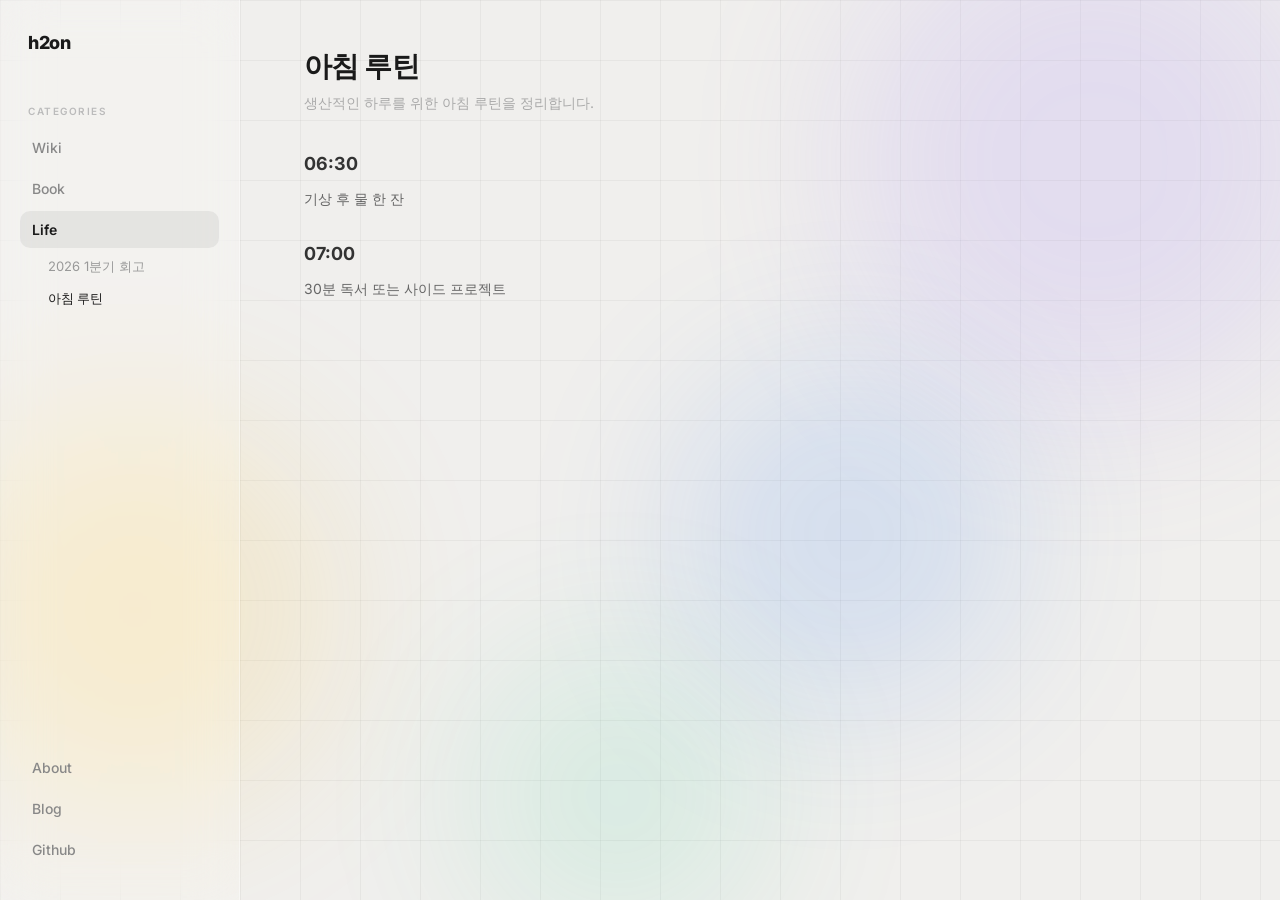
<file: pages/life/morning-routine.html>
<!DOCTYPE html>
<html lang="ko">
<head>
    <meta charset="UTF-8">
    <meta name="viewport" content="width=device-width, initial-scale=1.0">
    <title>아침 루틴 - h2on.io</title>
    <link rel="icon" href="data:image/svg+xml,<svg xmlns='http://www.w3.org/2000/svg' viewBox='0 0 100 100'><text y='.9em' font-size='90'>🐻‍❄️</text></svg>">
    <link rel="preconnect" href="https://fonts.googleapis.com">
    <link rel="preconnect" href="https://fonts.gstatic.com" crossorigin>
    <link href="https://fonts.googleapis.com/css2?family=Inter:wght@300;400;500;600;700;800;900&display=swap" rel="stylesheet">
    <link rel="stylesheet" href="../../styles/sidebar.css">
</head>
<body>
    <div class="blob blob-1"></div>
    <div class="blob blob-2"></div>
    <div class="blob blob-3"></div>
    <div class="blob blob-4"></div>
    <nav class="sidebar">
        <a href="../../index.html" class="logo">h2on</a>
        <div class="nav-section">Categories</div>
        <div class="nav-group">
            <a href="../wiki.html" class="nav-item">Wiki</a>
            <div class="nav-subtree">
                <a href="../wiki/docker-commands.html" class="nav-sub-item">Docker 명령어 정리</a>
                <a href="../wiki/git-workflow.html" class="nav-sub-item">Git 워크플로우</a>
            </div>
        </div>
        <div class="nav-group">
            <a href="../book.html" class="nav-item">Book</a>
            <div class="nav-subtree">
                <a href="../book/clean-architecture.html" class="nav-sub-item">클린 아키텍처</a>
                <a href="../book/ddd.html" class="nav-sub-item">도메인 주도 설계</a>
            </div>
        </div>
        <div class="nav-group open">
            <a href="../life.html" class="nav-item active">Life</a>
            <div class="nav-subtree">
                <a href="2026-q1-review.html" class="nav-sub-item">2026 1분기 회고</a>
                <a href="morning-routine.html" class="nav-sub-item active">아침 루틴</a>
            </div>
        </div>
        <div class="spacer"></div>
        <a href="https://docs.google.com/document/d/1K3B-9dI6NZkNcsfb2rSEUNtof-SEAyzVxQcS2n61VFk/edit?usp=sharing" class="nav-item" target="_blank">About</a>
        <a href="https://medium.com/@abh0920one" class="nav-item" target="_blank">Blog</a>
        <a href="https://github.com/Heonbyeong" class="nav-item" target="_blank">Github</a>
    </nav>
    <main class="main">
        <h1 class="page-title">아침 루틴</h1>
        <p class="page-desc">생산적인 하루를 위한 아침 루틴을 정리합니다.</p>
        <div class="content">
            <h2>06:30</h2>
            <p>기상 후 물 한 잔</p>
            <h2>07:00</h2>
            <p>30분 독서 또는 사이드 프로젝트</p>
        </div>
    </main>
    <script>
        if (new URLSearchParams(location.search).has("from")) {
            document.body.classList.add("from-landing");
        }
        document.querySelectorAll(".nav-toggle").forEach(toggle => {
            toggle.addEventListener("click", (e) => {
                e.preventDefault();
                e.stopPropagation();
                toggle.closest(".nav-group").classList.toggle("open");
            });
        });
    </script>
</body>
</html>
</file>
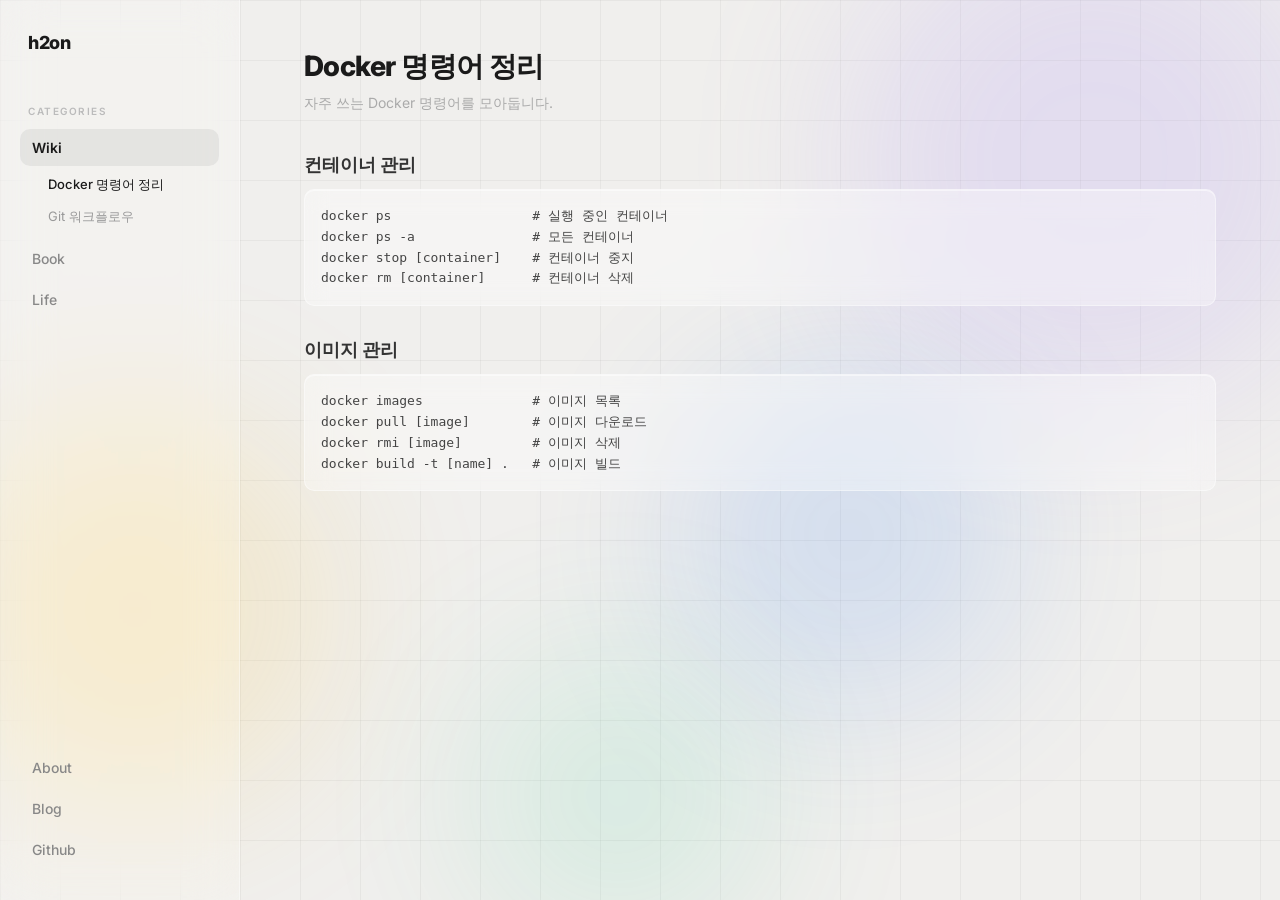
<file: pages/wiki/docker-commands.html>
<!DOCTYPE html>
<html lang="ko">
<head>
    <meta charset="UTF-8">
    <meta name="viewport" content="width=device-width, initial-scale=1.0">
    <title>Docker 명령어 정리 - h2on.io</title>
    <link rel="icon" href="data:image/svg+xml,<svg xmlns='http://www.w3.org/2000/svg' viewBox='0 0 100 100'><text y='.9em' font-size='90'>🐻‍❄️</text></svg>">
    <link rel="preconnect" href="https://fonts.googleapis.com">
    <link rel="preconnect" href="https://fonts.gstatic.com" crossorigin>
    <link href="https://fonts.googleapis.com/css2?family=Inter:wght@300;400;500;600;700;800;900&display=swap" rel="stylesheet">
    <link rel="stylesheet" href="../../styles/sidebar.css">
</head>
<body>
    <div class="blob blob-1"></div>
    <div class="blob blob-2"></div>
    <div class="blob blob-3"></div>
    <div class="blob blob-4"></div>
    <nav class="sidebar">
        <a href="../../index.html" class="logo">h2on</a>
        <div class="nav-section">Categories</div>
        <div class="nav-group open">
            <a href="../wiki.html" class="nav-item active">Wiki</a>
            <div class="nav-subtree">
                <a href="docker-commands.html" class="nav-sub-item active">Docker 명령어 정리</a>
                <a href="git-workflow.html" class="nav-sub-item">Git 워크플로우</a>
            </div>
        </div>
        <div class="nav-group">
            <a href="../book.html" class="nav-item">Book</a>
            <div class="nav-subtree">
                <a href="../book/clean-architecture.html" class="nav-sub-item">클린 아키텍처</a>
                <a href="../book/ddd.html" class="nav-sub-item">도메인 주도 설계</a>
            </div>
        </div>
        <div class="nav-group">
            <a href="../life.html" class="nav-item">Life</a>
            <div class="nav-subtree">
                <a href="../life/2026-q1-review.html" class="nav-sub-item">2026 1분기 회고</a>
                <a href="../life/morning-routine.html" class="nav-sub-item">아침 루틴</a>
            </div>
        </div>
        <div class="spacer"></div>
        <a href="https://docs.google.com/document/d/1K3B-9dI6NZkNcsfb2rSEUNtof-SEAyzVxQcS2n61VFk/edit?usp=sharing" class="nav-item" target="_blank">About</a>
        <a href="https://medium.com/@abh0920one" class="nav-item" target="_blank">Blog</a>
        <a href="https://github.com/Heonbyeong" class="nav-item" target="_blank">Github</a>
    </nav>
    <main class="main">
        <h1 class="page-title">Docker 명령어 정리</h1>
        <p class="page-desc">자주 쓰는 Docker 명령어를 모아둡니다.</p>
        <div class="content">
            <h2>컨테이너 관리</h2>
            <pre><code>docker ps                  # 실행 중인 컨테이너
docker ps -a               # 모든 컨테이너
docker stop [container]    # 컨테이너 중지
docker rm [container]      # 컨테이너 삭제</code></pre>
            <h2>이미지 관리</h2>
            <pre><code>docker images              # 이미지 목록
docker pull [image]        # 이미지 다운로드
docker rmi [image]         # 이미지 삭제
docker build -t [name] .   # 이미지 빌드</code></pre>
        </div>
    </main>
    <script>
        if (new URLSearchParams(location.search).has("from")) {
            document.body.classList.add("from-landing");
        }
        document.querySelectorAll(".nav-toggle").forEach(toggle => {
            toggle.addEventListener("click", (e) => {
                e.preventDefault();
                e.stopPropagation();
                toggle.closest(".nav-group").classList.toggle("open");
            });
        });
    </script>
</body>
</html>
</file>
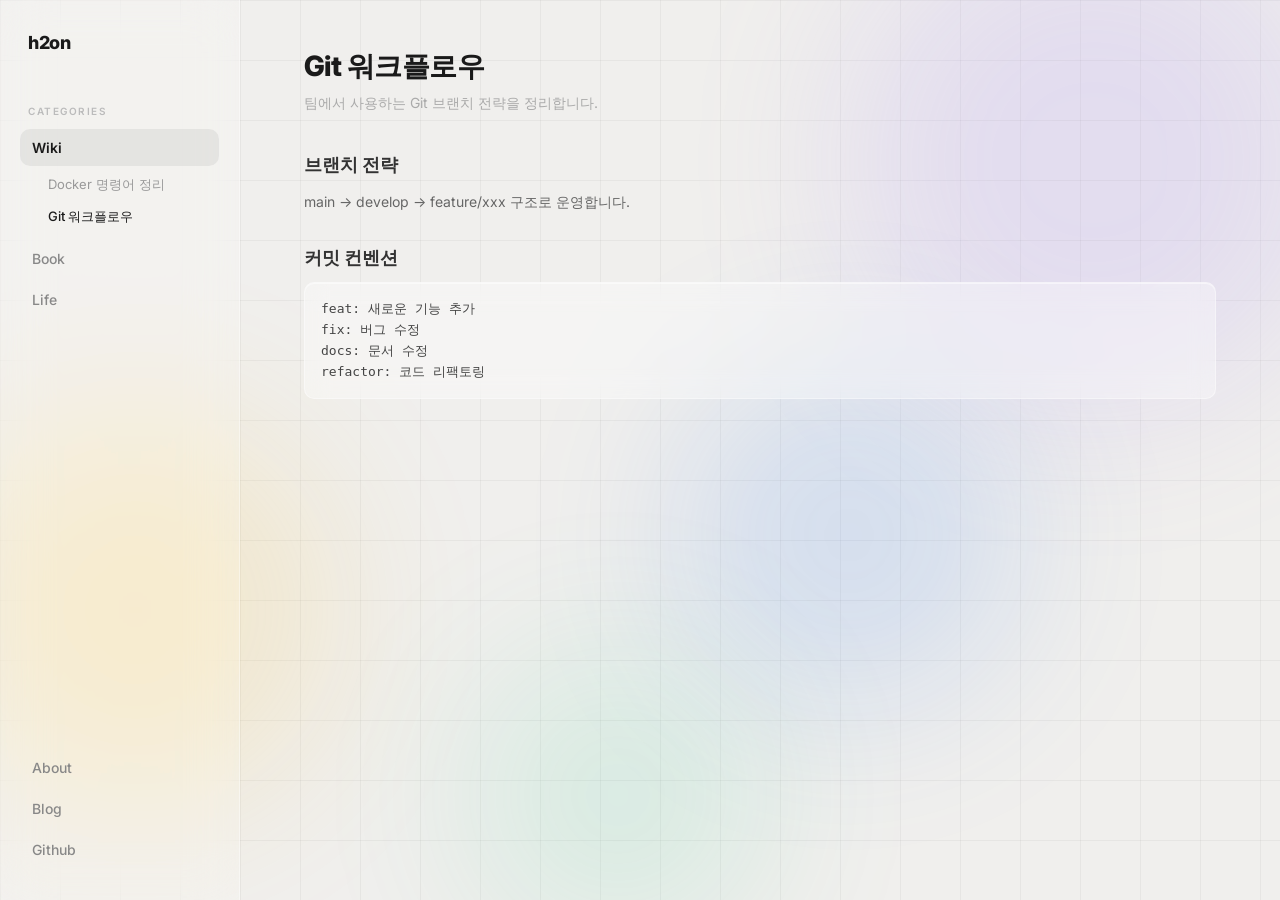
<file: pages/wiki/git-workflow.html>
<!DOCTYPE html>
<html lang="ko">
<head>
    <meta charset="UTF-8">
    <meta name="viewport" content="width=device-width, initial-scale=1.0">
    <title>Git 워크플로우 - h2on.io</title>
    <link rel="icon" href="data:image/svg+xml,<svg xmlns='http://www.w3.org/2000/svg' viewBox='0 0 100 100'><text y='.9em' font-size='90'>🐻‍❄️</text></svg>">
    <link rel="preconnect" href="https://fonts.googleapis.com">
    <link rel="preconnect" href="https://fonts.gstatic.com" crossorigin>
    <link href="https://fonts.googleapis.com/css2?family=Inter:wght@300;400;500;600;700;800;900&display=swap" rel="stylesheet">
    <link rel="stylesheet" href="../../styles/sidebar.css">
</head>
<body>
    <div class="blob blob-1"></div>
    <div class="blob blob-2"></div>
    <div class="blob blob-3"></div>
    <div class="blob blob-4"></div>
    <nav class="sidebar">
        <a href="../../index.html" class="logo">h2on</a>
        <div class="nav-section">Categories</div>
        <div class="nav-group open">
            <a href="../wiki.html" class="nav-item active">Wiki</a>
            <div class="nav-subtree">
                <a href="docker-commands.html" class="nav-sub-item">Docker 명령어 정리</a>
                <a href="git-workflow.html" class="nav-sub-item active">Git 워크플로우</a>
            </div>
        </div>
        <div class="nav-group">
            <a href="../book.html" class="nav-item">Book</a>
            <div class="nav-subtree">
                <a href="../book/clean-architecture.html" class="nav-sub-item">클린 아키텍처</a>
                <a href="../book/ddd.html" class="nav-sub-item">도메인 주도 설계</a>
            </div>
        </div>
        <div class="nav-group">
            <a href="../life.html" class="nav-item">Life</a>
            <div class="nav-subtree">
                <a href="../life/2026-q1-review.html" class="nav-sub-item">2026 1분기 회고</a>
                <a href="../life/morning-routine.html" class="nav-sub-item">아침 루틴</a>
            </div>
        </div>
        <div class="spacer"></div>
        <a href="https://docs.google.com/document/d/1K3B-9dI6NZkNcsfb2rSEUNtof-SEAyzVxQcS2n61VFk/edit?usp=sharing" class="nav-item" target="_blank">About</a>
        <a href="https://medium.com/@abh0920one" class="nav-item" target="_blank">Blog</a>
        <a href="https://github.com/Heonbyeong" class="nav-item" target="_blank">Github</a>
    </nav>
    <main class="main">
        <h1 class="page-title">Git 워크플로우</h1>
        <p class="page-desc">팀에서 사용하는 Git 브랜치 전략을 정리합니다.</p>
        <div class="content">
            <h2>브랜치 전략</h2>
            <p>main → develop → feature/xxx 구조로 운영합니다.</p>
            <h2>커밋 컨벤션</h2>
            <pre><code>feat: 새로운 기능 추가
fix: 버그 수정
docs: 문서 수정
refactor: 코드 리팩토링</code></pre>
        </div>
    </main>
    <script>
        if (new URLSearchParams(location.search).has("from")) {
            document.body.classList.add("from-landing");
        }
        document.querySelectorAll(".nav-toggle").forEach(toggle => {
            toggle.addEventListener("click", (e) => {
                e.preventDefault();
                e.stopPropagation();
                toggle.closest(".nav-group").classList.toggle("open");
            });
        });
    </script>
</body>
</html>
</file>
<file: zap/styles.css>
:root {
  --bg-page: #ffffff;
  --bg-elev: #f7f7f8;
  --bg-panel: rgba(27, 29, 34, 0.82);
  --bg-panel-strong: rgba(27, 29, 34, 0.96);
  --bg-notch: #000;
  --bg-screen-top: #0d0d0f;
  --bg-screen-bottom: #050506;

  --surface-faint: rgba(10, 10, 12, 0.025);
  --surface-subtle: rgba(10, 10, 12, 0.05);
  --surface-hover: rgba(10, 10, 12, 0.08);

  --border-soft: rgba(10, 10, 12, 0.08);
  --border-medium: rgba(10, 10, 12, 0.18);

  --text-primary: #0a0a0c;
  --text-secondary: rgba(10, 10, 12, 0.68);
  --text-tertiary: rgba(10, 10, 12, 0.5);
  --text-muted: rgba(10, 10, 12, 0.38);
  --text-on-light: #ffffff;
  --text-pure: #000;
  --panel-text: #f4f4f5;

  --accent-running: #5b9dff;
  --accent-success: #4ade80;
  --accent-fail: #e35858;
  --accent-aborted: rgba(244, 244, 245, 0.4);

  --radius-panel: 16px;
  --radius-card: 14px;
  --radius-pill: 999px;
  --radius-notch: 22px;

  --font-sans: -apple-system, BlinkMacSystemFont, "SF Pro Display", "SF Pro Text",
               system-ui, "Helvetica Neue", "Segoe UI", "Apple SD Gothic Neo",
               "Noto Sans KR", sans-serif;
  --font-mono: "SF Mono", ui-monospace, Menlo, "JetBrains Mono", Consolas, monospace;

  --max-w: 1080px;
  --gutter: 24px;
}

* { box-sizing: border-box; }

html, body {
  margin: 0;
  padding: 0;
  background: var(--bg-page);
  color: var(--text-primary);
  font-family: var(--font-sans);
  font-size: 16px;
  line-height: 1.55;
  -webkit-font-smoothing: antialiased;
  -moz-osx-font-smoothing: grayscale;
  letter-spacing: -0.01em;
}

body {
  min-height: 100vh;
  overflow-x: hidden;
}

a { color: inherit; text-decoration: none; }
a:focus-visible {
  outline: 2px solid var(--accent-running);
  outline-offset: 3px;
  border-radius: 4px;
}

h1, h2, h3 {
  margin: 0;
  font-weight: 600;
  letter-spacing: -0.025em;
  line-height: 1.1;
}

h1 { font-size: clamp(40px, 6vw, 64px); }
h2 { font-size: clamp(28px, 3.6vw, 40px); }
h3 { font-size: 18px; }

p { margin: 0; color: var(--text-secondary); }

.muted { color: var(--text-tertiary); }

code, pre, kbd { font-family: var(--font-mono); }

kbd {
  display: inline-flex;
  align-items: center;
  justify-content: center;
  min-width: 22px;
  height: 22px;
  padding: 0 6px;
  margin: 0 1px;
  border-radius: 6px;
  border: 1px solid var(--border-medium);
  background: var(--surface-subtle);
  color: var(--text-primary);
  font-size: 12px;
  font-weight: 500;
  line-height: 1;
}

.bg-glow {
  position: fixed;
  inset: 0;
  z-index: -1;
  pointer-events: none;
  background:
    radial-gradient(900px 600px at 12% -10%, rgba(91, 157, 255, 0.10), transparent 60%),
    radial-gradient(700px 500px at 100% 30%, rgba(168, 121, 255, 0.07), transparent 65%),
    radial-gradient(500px 400px at 50% 110%, rgba(91, 157, 255, 0.05), transparent 60%);
}

.nav {
  max-width: var(--max-w);
  margin: 0 auto;
  padding: 24px var(--gutter);
  display: flex;
  align-items: center;
  justify-content: flex-end;
}

.brand {
  display: inline-flex;
  align-items: center;
  gap: 4px;
  font-weight: 600;
  font-size: 17px;
  letter-spacing: -0.01em;
}

/* 소스 PNG 가 자체 transparent 여백 + drop shadow 를 포함하므로
   실제 보이는 글리프는 약 70% 크기. 박스를 키워서 보정. */
.brand-icon {
  width: 40px;
  height: 40px;
  display: block;
  object-fit: contain;
  margin: -8px 0;
}

.brand.small { font-size: 14px; color: var(--text-secondary); }
.brand.small .brand-icon { width: 28px; height: 28px; margin: -6px 0; }

.brand.large {
  gap: 14px;
  font-size: clamp(36px, 4.4vw, 48px);
  letter-spacing: -0.03em;
  line-height: 1;
  margin-bottom: 24px;
}
.brand.large .brand-icon {
  width: 64px;
  height: 64px;
  border-radius: 16px;
  margin: 0;
  filter: drop-shadow(0 8px 20px rgba(10, 10, 12, 0.18));
}

.nav-links {
  display: flex;
  align-items: center;
  gap: 24px;
  font-size: 14px;
  color: var(--text-secondary);
}

.nav-links a { transition: color 0.15s ease; }
.nav-links a:hover { color: var(--text-primary); }

.nav-cta {
  padding: 7px 14px;
  border-radius: var(--radius-pill);
  border: 1px solid var(--border-medium);
  background: var(--surface-faint);
  color: var(--text-primary) !important;
}
.nav-cta:hover { background: var(--surface-hover); }

.hero-title {
  max-width: var(--max-w);
  margin: 0 auto;
  padding: 140px var(--gutter) 80px;
  text-align: center;
}

.hero-title .cta-row {
  justify-content: center;
}

/* ─────────────────────────────────────────────────────────────
   MacBook 베젤로 감싼 hero. bezel 은 #0a0a0c 단색 프레임,
   screen 은 dock 톤에 맞춘 인디고/라벤더 wallpaper 그라디언트,
   상단 중앙 노치는 NotchOutlineShape 와 동일한 path.
   ───────────────────────────────────────────────────────────── */
.hero-frame {
  /* flex item 이 max-content 로 좁아지지 않도록 width 명시. */
  width: 100%;
  max-width: calc(var(--max-w) + 240px);
  margin: 24px auto 0;
  padding: 0 var(--gutter);
}

.hero-bezel {
  position: relative;
  background: #0a0a0c;
  border-radius: 30px;
  padding: 16px;
  box-shadow:
    0 40px 80px -30px rgba(10, 10, 12, 0.35),
    0 8px 20px -8px rgba(10, 10, 12, 0.15),
    inset 0 0 0 1px rgba(255, 255, 255, 0.04);
}

.hero-screen {
  position: relative;
  /* 실제 MacBook 디스플레이 비율과 동일한 16:10. 너비는 부모(bezel inner) 가 잡고,
     높이는 aspect-ratio 가 자동으로 결정. */
  aspect-ratio: 16 / 10;
  /* wallpaper PNG 를 cover 로 채워 macOS 데스크톱 분위기를 재현. */
  background-image: url("./assets/wallpaper.png");
  background-size: cover;
  background-position: center;
  background-repeat: no-repeat;
  border-radius: 16px;
  overflow: hidden;
}

.hero-notch {
  position: absolute;
  top: 0;
  left: 50%;
  transform: translateX(-50%);
  width: clamp(150px, 18vw, 200px);
  height: clamp(24px, 2.9vw, 32px);
  z-index: 4;
  filter: drop-shadow(0 1px 0 rgba(255, 255, 255, 0.04));
  /* notch-svg / notch-body / notch-status 등은 .notch-section 의 룰 재사용.
     주의: `.hero-notch svg { width:100%; }` 같은 광범위 셀렉터 추가 금지 —
     안쪽 status / meta / nav SVG 까지 다 늘어나서 레이아웃이 깨짐. */
}

/* hero-screen 의 aspect-ratio 가 결정한 높이를 채워 panel-stage 를 화면 정중앙에 배치. */
.hero {
  position: relative;
  z-index: 2;
  height: 100%;
  max-width: var(--max-w);
  margin: 0 auto;
  padding: 96px var(--gutter) 96px;
  display: flex;
  justify-content: center;
  align-items: center;
}

.eyebrow {
  display: inline-block;
  font-size: 12px;
  font-weight: 500;
  letter-spacing: 0.08em;
  text-transform: uppercase;
  color: var(--text-tertiary);
  margin-bottom: 18px;
}

/* MacBook 베젤 아래 설명 블록. */
.hero-description {
  max-width: 680px;
  margin: 0 auto;
  padding: 64px var(--gutter) 24px;
  text-align: center;
}

.hero-description .lede {
  margin: 0 auto 28px;
}

.hero-description .hero-meta {
  align-items: center;
}

.lede {
  font-size: 17px;
  color: var(--text-secondary);
  max-width: 480px;
  margin-bottom: 32px;
}

.cta-row {
  display: flex;
  gap: 12px;
  flex-wrap: wrap;
  margin-bottom: 28px;
}

.cta-note {
  margin: 24px 0 0;
  font-size: 12px;
  color: var(--text-tertiary);
}

.cta-meta {
  margin: 0;
  padding: 0;
  display: inline-grid;
  grid-template-columns: auto auto;
  column-gap: 14px;
  row-gap: 4px;
  font-size: 12px;
  color: var(--text-tertiary);
  text-align: left;
}
.cta-meta .cta-meta-row {
  display: contents;
}
.cta-meta dt {
  color: var(--text-quaternary, var(--text-tertiary));
  letter-spacing: 0.04em;
  text-transform: uppercase;
  font-size: 10.5px;
  align-self: center;
  opacity: 0.7;
}
.cta-meta dd {
  margin: 0;
  color: var(--text-secondary);
}

.btn {
  display: inline-flex;
  align-items: center;
  gap: 8px;
  padding: 12px 20px;
  border-radius: var(--radius-pill);
  font-size: 14px;
  font-weight: 500;
  border: 1px solid transparent;
  transition: transform 0.12s ease, background 0.15s ease, border-color 0.15s ease;
  cursor: pointer;
}

.btn-primary {
  background: var(--text-primary);
  color: var(--text-on-light);
}
.btn-primary:hover { transform: translateY(-1px); background: var(--text-pure); }

.btn-ghost {
  background: transparent;
  color: var(--text-primary);
  border-color: var(--border-medium);
}
.btn-ghost:hover { background: var(--surface-subtle); border-color: rgba(10, 10, 12, 0.28); }

.hero-meta {
  list-style: none;
  padding: 0;
  margin: 0;
  display: flex;
  flex-direction: column;
  gap: 8px;
  font-size: 13px;
  color: var(--text-tertiary);
}
.hero-meta li {
  display: inline-flex;
  align-items: center;
  gap: 8px;
}

.dot {
  width: 6px;
  height: 6px;
  border-radius: 50%;
  background: var(--accent-aborted);
  display: inline-block;
}
.dot-success { background: var(--accent-success); box-shadow: 0 0 8px rgba(74, 222, 128, 0.5); }

.panel-stage {
  position: relative;
  display: flex;
  justify-content: center;
  width: 100%;
  /* 이전 grid 2-col 의 1fr column 너비와 동일: (max-w − 2*gutter − gap) / 2.05 ≈ 472px. */
  max-width: 472px;
}

.panel-stage::before {
  content: "";
  position: absolute;
  inset: -40px;
  background: radial-gradient(closest-side, rgba(91, 157, 255, 0.15), transparent 70%);
  z-index: 0;
}

/* ─────────────────────────────────────────────────────────────
   Panel — 실제 InputView + PanelChrome 와 동일한 구조/톤.
   chrome: hudWindow VisualEffect + #1b1d22 @ 0.80 + hairline + top highlight.
   width 540 (실제는 600pt, 시각적 비율을 위해 살짝 축소).
   ───────────────────────────────────────────────────────────── */
.panel {
  position: relative;
  z-index: 1;
  width: 100%;
  max-width: 540px;
  background: var(--bg-panel);
  border: 1px solid rgba(255, 255, 255, 0.09);
  border-radius: var(--radius-panel);
  backdrop-filter: blur(30px) saturate(140%);
  -webkit-backdrop-filter: blur(30px) saturate(140%);
  box-shadow:
    0 30px 60px -20px rgba(0, 0, 0, 0.7),
    0 10px 30px -10px rgba(0, 0, 0, 0.5);
  overflow: hidden;
  animation: panel-float 7s ease-in-out infinite;
}

/* PanelChrome.topHighlight — 상단 1px 안쪽에 흰색 그라디언트 inset. */
.panel::before {
  content: "";
  position: absolute;
  inset: 1px;
  border-radius: calc(var(--radius-panel) - 1px);
  pointer-events: none;
  background: linear-gradient(
    to bottom,
    rgba(255, 255, 255, 0.03),
    transparent 50%
  );
  z-index: 2;
}

@keyframes panel-float {
  0%, 100% { transform: translateY(0); }
  50%      { transform: translateY(-6px); }
}

/* TabSelectorView — 가로 스크롤 한 줄. 8px 좌우/상하 패딩. */
.panel-tabbar {
  position: relative;
  z-index: 1;
}

.tab-track {
  display: flex;
  align-items: center;
  gap: 6px;
  padding: 8px;
  overflow-x: auto;
  scrollbar-width: none;
}
.tab-track::-webkit-scrollbar { display: none; }

/* TerminalChip — app icon + ⌘N 배지. 비활성 그룹은 50% opacity, 활성은 SelectionHighlight. */
.term-chip {
  display: inline-flex;
  align-items: center;
  gap: 6px;
  padding: 4px 8px;
  border-radius: 8px;
  flex-shrink: 0;
  color: rgba(244, 244, 245, 0.5);
  border: 1px solid transparent;
  background: transparent;
  transition: background 0.15s ease, color 0.15s ease, border-color 0.15s ease;
}

.term-chip.is-active {
  color: var(--panel-text);
  background: rgba(255, 255, 255, 0.06);
  border-color: rgba(255, 255, 255, 0.14);
}

.term-icon {
  width: 14px;
  height: 14px;
  border-radius: 3px;
  flex-shrink: 0;
  background: linear-gradient(135deg, #d6d6d8, #8b8b90);
  box-shadow: inset 0 0 0 0.5px rgba(0, 0, 0, 0.2);
}

/* iTerm2 — 검은 바탕에 흰 프롬프트. */
.term-iterm {
  background: #111;
  position: relative;
}
.term-iterm::after {
  content: "";
  position: absolute;
  left: 3px;
  top: 4px;
  width: 4px;
  height: 1.2px;
  background: #fff;
  border-radius: 0.5px;
  box-shadow: 0 2.5px 0 #fff;
}

/* Ghostty — 보라/마젠타 톤. */
.term-ghostty {
  background: linear-gradient(135deg, #b66cff, #6c4cff);
}

.term-shortcut {
  font-family: var(--font-sans);
  font-size: 10px;
  font-weight: 500;
  color: rgba(244, 244, 245, 0.7);
  letter-spacing: 0.01em;
}

/* TabSelectorView 의 1×20 vertical divider — Color.primary.opacity(0.18) */
.chip-divider {
  width: 1px;
  height: 20px;
  background: rgba(244, 244, 245, 0.18);
  margin: 0 6px;
  flex-shrink: 0;
  border-radius: 1px;
}

/* TabPill — 상태 SF Symbol + 탭 이름. 선택 시 SelectionHighlight. */
.tab-pill {
  display: inline-flex;
  align-items: center;
  gap: 5px;
  padding: 4px 10px;
  border-radius: 8px;
  font-size: 12px;
  color: rgba(244, 244, 245, 0.65);
  background: transparent;
  border: 1px solid transparent;
  flex-shrink: 0;
  transition: color 0.15s ease;
}

.tab-pill.is-selected {
  color: var(--panel-text);
  background: rgba(255, 255, 255, 0.06);
  border-color: rgba(255, 255, 255, 0.14);
}

/* CommandStatusBadge — SF Symbol 9pt bold, 색상은 phase 별. */
.status-icon {
  width: 11px;
  height: 11px;
  flex-shrink: 0;
  display: block;
}
.status-running { color: #5b9dff; animation: status-spin 1.2s linear infinite; transform-origin: center; }
.status-success { color: rgba(244, 244, 245, 0.85); }
.status-fail    { color: rgba(227, 88, 88, 0.85); }
.status-aborted { color: rgba(244, 244, 245, 0.5); }

@keyframes status-spin { to { transform: rotate(360deg); } }

/* Divider().opacity(0.3) — InputView 의 구획선. */
.panel-divider {
  height: 1px;
  background: rgba(255, 255, 255, 0.09);
  position: relative;
  z-index: 1;
}

/* inputField — chevron.right + TextField (sans 18). 패딩 16/12. */
.panel-input {
  display: flex;
  align-items: center;
  gap: 12px;
  padding: 12px 16px;
  position: relative;
  z-index: 1;
}

.panel-prompt {
  width: 14px;
  height: 14px;
  flex-shrink: 0;
  color: rgba(244, 244, 245, 0.66);
}

.panel-text {
  flex: 1;
  min-width: 0;
  font-family: var(--font-sans);
  font-size: 18px;
  color: var(--panel-text);
  display: inline-flex;
  align-items: center;
  letter-spacing: -0.01em;
}

.caret {
  display: inline-block;
  width: 1.5px;
  height: 1.05em;
  background: var(--panel-text);
  margin-left: 2px;
  animation: caret-blink 1.1s step-end infinite;
}

@keyframes caret-blink {
  50% { opacity: 0; }
}

/* outputHint — showOutput=false 일 때 우측 정렬 ⌘O Terminal Output. */
.panel-output-hint {
  display: flex;
  justify-content: flex-end;
  align-items: center;
  gap: 4px;
  padding: 6px 12px;
  position: relative;
  z-index: 1;
}

.output-hint-kbd {
  font-family: var(--font-sans);
  font-size: 10px;
  font-weight: 500;
  color: rgba(244, 244, 245, 0.6);
  padding: 1px 5px;
  border-radius: 4px;
  background: rgba(255, 255, 255, 0.06);
}

.output-hint-label {
  font-size: 10px;
  color: rgba(244, 244, 245, 0.4);
}

/* feature-icon row 의 indicator (랜딩 전용 데코레이션) */
.ind {
  display: inline-flex;
  align-items: center;
  justify-content: center;
  font-size: 11px;
  line-height: 1;
  font-weight: 700;
  width: 14px;
  height: 14px;
}
.ind-running { color: var(--accent-running); animation: status-spin 1.2s linear infinite; }
.ind-success { color: var(--accent-success); }
.ind-fail    { color: var(--accent-fail); }
.ind-aborted { color: var(--accent-aborted); }

.problem {
  max-width: 760px;
  margin: 0 auto;
  padding: 80px var(--gutter);
  text-align: center;
}

.problem-flow {
  font-family: var(--font-mono);
  font-size: 13px;
  color: var(--text-tertiary);
  margin-bottom: 28px;
  display: flex;
  flex-wrap: wrap;
  justify-content: center;
  gap: 10px;
}
.problem-flow code {
  padding: 4px 10px;
  background: var(--surface-subtle);
  border: 1px solid var(--border-soft);
  border-radius: 6px;
}
.problem-flow span { color: var(--text-muted); }

.problem h2 { margin-bottom: 14px; }

.features {
  max-width: var(--max-w);
  margin: 0 auto;
  padding: 60px var(--gutter) 120px;
}

.features-grid {
  display: grid;
  grid-template-columns: repeat(3, 1fr);
  gap: 16px;
}

.feature {
  padding: 28px;
  border-radius: var(--radius-card);
  background: linear-gradient(180deg, rgba(10, 10, 12, 0.018), rgba(10, 10, 12, 0.004));
  border: 1px solid var(--border-soft);
  transition: border-color 0.2s ease, transform 0.2s ease;
}
.feature:hover {
  border-color: var(--border-medium);
  transform: translateY(-2px);
}

.feature-icon {
  display: inline-flex;
  align-items: center;
  gap: 4px;
  margin-bottom: 18px;
  height: 32px;
}
.feature-icon kbd { height: 28px; min-width: 28px; font-size: 13px; padding: 0 8px; }
.feature-icon .num { font-family: var(--font-mono); font-size: 13px; color: var(--text-secondary); margin-left: 6px; }

.feature-icon.icons { gap: 10px; }
.feature-icon.icons .ind { width: 18px; height: 18px; font-size: 14px; }

.feature-icon.notch { height: 32px; }
.notch-icon {
  height: 100%;
  width: auto;
  display: block;
  overflow: visible;
}

.feature h3 { margin-bottom: 8px; }
.feature p  { font-size: 14px; color: var(--text-secondary); }

.notch-section {
  max-width: var(--max-w);
  margin: 0 auto;
  padding: 80px var(--gutter) 120px;
  display: grid;
  grid-template-columns: 1fr 1fr;
  gap: 64px;
  align-items: center;
}

.notch-copy h2 { margin-bottom: 16px; }
.notch-copy p { font-size: 16px; max-width: 440px; }

.notch-stage {
  display: flex;
  justify-content: center;
}

/* ─────────────────────────────────────────────────────────────
   Notch HUD — 실제 NotchShape (concave wings + rounded body) 와 동일.
   확장 metrics: bodyWidth=360, height=100, wing=12, bottomRadius=22.
   SVG path 는 NotchOutlineShape 와 동일한 곡선을 그린 뒤 close.
   ───────────────────────────────────────────────────────────── */
.notch-screen {
  position: relative;
  width: 100%;
  max-width: 520px;
  aspect-ratio: 16 / 10;
  background: linear-gradient(180deg, var(--bg-screen-top), var(--bg-screen-bottom));
  border-radius: 18px;
  border: 1px solid var(--border-soft);
  box-shadow:
    0 30px 60px -20px rgba(0, 0, 0, 0.8),
    0 0 0 6px var(--surface-faint);
  overflow: hidden;
}

/*
  Notch shape wrapper — viewBox 384×100 비율 유지.
  너비는 노치 화면의 ~70% (실 macOS 비율과 비슷), 최대 384px.
  Hover lift: scale 1.04, drop-shadow 강화 — Dynamic Island 톤.
*/
.notch-shape {
  position: absolute;
  top: 0;
  left: 50%;
  transform: translateX(-50%);
  width: 70%;
  max-width: 360px;
  aspect-ratio: 384 / 100;
  filter: drop-shadow(0 4px 11px rgba(0, 0, 0, 0.5));
  transition:
    transform 0.35s cubic-bezier(0.34, 1.4, 0.64, 1),
    filter 0.35s ease;
  transform-origin: top center;
}

.notch-screen:hover .notch-shape {
  transform: translateX(-50%) scale(1.04);
  filter: drop-shadow(0 6px 8px rgba(0, 0, 0, 0.55));
}

.notch-svg {
  position: absolute;
  inset: 0;
  width: 100%;
  height: 100%;
  display: block;
}
.notch-svg .notch-fill {
  fill: #000;
  /* SVG path d 속성 transition — Chromium/Safari modern 만 지원하지만 fallback 으로
     compact/expanded 사이 jump 가 발생해도 큰 문제 없음. */
  transition: d 0.55s cubic-bezier(0.34, 1.4, 0.64, 1);
}

/*
  notch-body — wing 과 notchThickness 를 제외한 body 영역.
  top: notchThickness/totalHeight = 32/100 = 32%
  left/right: (wing + contentHorizontalPadding) / totalWidth = (12+20)/384 = 8.33%
*/
.notch-body {
  position: absolute;
  top: 32%;
  left: 8.33%;
  right: 8.33%;
  bottom: 0;
  display: flex;
  align-items: center;
  gap: 10px;                         /* contentSpacing */
  opacity: 0;
  transition: opacity 0.3s ease 0.15s;
}

.notch-status {
  width: 14px;
  height: 14px;
  flex-shrink: 0;
  color: rgba(74, 222, 128, 0.9);    /* Color.green.opacity(0.9) */
}

.notch-text {
  flex: 1;
  min-width: 0;
  display: flex;
  flex-direction: column;
  gap: 3px;                          /* contentLineSpacing */
}

.notch-cmd {
  font-size: 14px;                   /* contentTextSize */
  font-weight: 500;
  color: #fff;
  white-space: nowrap;
  overflow: hidden;
  text-overflow: ellipsis;
  line-height: 1.2;
}

.notch-meta {
  display: flex;
  align-items: center;
  gap: 8px;                          /* contentSecondaryItemSpacing */
  font-size: 11px;                   /* contentSecondaryTextSize */
  color: rgba(255, 255, 255, 0.6);
  white-space: nowrap;
  overflow: hidden;
}

.meta-item {
  display: inline-flex;
  align-items: center;
  gap: 3px;                          /* contentSecondaryIconTextGap */
  flex-shrink: 0;
}

.meta-item svg {
  width: 9px;                        /* contentSecondaryIconSize */
  height: 9px;
}

.meta-sep {
  color: rgba(255, 255, 255, 0.35);
  flex-shrink: 0;
}

/* NavigateToTerminalButton — 24×24 원형, white@0.10 → 0.18 hover. */
.notch-nav {
  width: 24px;
  height: 24px;
  border-radius: 50%;
  border: none;
  background: rgba(255, 255, 255, 0.10);
  color: rgba(255, 255, 255, 0.75);
  display: inline-flex;
  align-items: center;
  justify-content: center;
  cursor: pointer;
  flex-shrink: 0;
  transition: background 0.15s ease, color 0.15s ease;
}
.notch-nav:hover {
  background: rgba(255, 255, 255, 0.18);
  color: #fff;
}
.notch-nav svg { width: 14px; height: 14px; }

.shortcuts {
  max-width: 880px;
  margin: 0 auto;
  padding: 60px var(--gutter) 120px;
}

.section-head {
  text-align: center;
  margin-bottom: 48px;
}
.section-head h2 { margin-bottom: 12px; }
.section-head p { max-width: 540px; margin: 0 auto; }

.kbd-grid {
  display: grid;
  grid-template-columns: 1fr 1fr;
  gap: 0;
  border: 1px solid var(--border-soft);
  border-radius: var(--radius-card);
  overflow: hidden;
}

.kbd-row {
  display: flex;
  align-items: center;
  justify-content: space-between;
  gap: 16px;
  padding: 16px 20px;
  border-top: 1px solid var(--border-soft);
  border-left: 1px solid var(--border-soft);
  font-size: 14px;
  color: var(--text-secondary);
  transition: background 0.15s ease;
}
.kbd-row:hover { background: var(--surface-faint); color: var(--text-primary); }
.kbd-row > dt { display: inline-flex; align-items: center; gap: 4px; flex-shrink: 0; }
.kbd-row > dd { margin: 0; font-size: 13px; text-align: right; color: var(--text-tertiary); }

.kbd-grid > .kbd-row:nth-child(-n+2) { border-top: none; }
.kbd-grid > .kbd-row:nth-child(odd)  { border-left: none; }

.envs {
  max-width: var(--max-w);
  margin: 0 auto;
  padding: 0 var(--gutter) 120px;
  display: grid;
  grid-template-columns: 1fr 1fr;
  gap: 16px;
}

.env-block {
  padding: 28px;
  border-radius: var(--radius-card);
  border: 1px solid var(--border-soft);
  background: var(--surface-faint);
}
.env-label {
  display: block;
  font-size: 11px;
  text-transform: uppercase;
  letter-spacing: 0.1em;
  color: var(--text-tertiary);
  margin-bottom: 16px;
}
.env-block ul {
  list-style: none;
  padding: 0;
  margin: 0;
  display: flex;
  flex-direction: column;
  gap: 10px;
}
.env-block li {
  display: inline-flex;
  align-items: center;
  gap: 10px;
  font-size: 15px;
  color: var(--text-primary);
}

.install {
  max-width: 760px;
  margin: 0 auto;
  padding: 0 var(--gutter) 140px;
}

.install-steps {
  list-style: none;
  padding: 0;
  margin: 48px 0 0;
  display: flex;
  flex-direction: column;
  gap: 12px;
  counter-reset: step;
}

.install-steps li {
  display: grid;
  grid-template-columns: 36px 1fr;
  gap: 16px;
  align-items: stretch;
}

.step-num {
  display: flex;
  align-items: center;
  justify-content: center;
  width: 28px;
  height: 28px;
  margin-top: 14px;
  border-radius: 50%;
  background: var(--surface-subtle);
  border: 1px solid var(--border-soft);
  font-family: var(--font-mono);
  font-size: 12px;
  color: var(--text-tertiary);
}

.install-steps pre {
  margin: 0;
  padding: 16px 20px;
  background: var(--surface-faint);
  border: 1px solid var(--border-soft);
  border-radius: var(--radius-card);
  font-size: 13px;
  line-height: 1.6;
  color: var(--text-primary);
  overflow-x: auto;
}
.install-steps pre code { display: block; white-space: pre; }
.install-steps .comment { color: var(--text-tertiary); }

.install-steps .step-body {
  display: flex;
  flex-direction: column;
  gap: 6px;
  padding: 12px 4px;
}
.install-steps .step-title {
  margin: 0;
  font-size: 15px;
  color: var(--text-primary);
}
.install-steps .step-hint {
  margin: 0;
  font-size: 13px;
  color: var(--text-tertiary);
}
.install-steps .step-download {
  align-self: flex-start;
}
.install-steps .step-body kbd {
  font-family: var(--font-mono);
  font-size: 12px;
  padding: 2px 6px;
  border: 1px solid var(--border-medium);
  border-radius: 6px;
  background: var(--surface-subtle);
  color: var(--text-primary);
}

.install-source {
  margin-top: 32px;
  padding: 14px 18px;
  background: var(--surface-faint);
  border: 1px solid var(--border-soft);
  border-radius: var(--radius-card);
}
.install-source summary {
  cursor: pointer;
  font-size: 13px;
  color: var(--text-secondary);
  list-style: none;
}
.install-source summary::-webkit-details-marker { display: none; }
.install-source summary::before {
  content: "›";
  display: inline-block;
  margin-right: 8px;
  color: var(--text-tertiary);
  transition: transform 0.15s ease;
}
.install-source[open] summary::before { transform: rotate(90deg); }
.install-source pre {
  margin: 14px 0 0;
  padding: 14px 16px;
  background: var(--surface-faint);
  border: 1px solid var(--border-soft);
  border-radius: var(--radius-card);
  font-size: 13px;
  line-height: 1.6;
  overflow-x: auto;
}
.install-source pre code { display: block; white-space: pre; }
.install-source .comment { color: var(--text-tertiary); }

.footer {
  border-top: 1px solid var(--border-soft);
  padding: 32px var(--gutter);
}
.footer-inner {
  max-width: var(--max-w);
  margin: 0 auto;
  display: flex;
  align-items: center;
  justify-content: space-between;
  gap: 16px;
  font-size: 13px;
}
.footer-inner a:hover { color: var(--text-primary); }

@media (max-width: 960px) {
  .hero {
    padding-top: 40px;
    padding-bottom: 80px;
  }
  .features-grid { grid-template-columns: 1fr; }
  .notch-section { grid-template-columns: 1fr; gap: 48px; }
  .envs { grid-template-columns: 1fr; }
  .kbd-grid { grid-template-columns: 1fr; }
  .kbd-grid > .kbd-row { border-left: none; border-top: 1px solid var(--border-soft); }
  .kbd-grid > .kbd-row:first-child { border-top: none; }
}

@media (max-width: 600px) {
  :root { --gutter: 18px; }
  .nav-links { gap: 14px; font-size: 13px; }
  .nav-links a:not(.nav-cta) { display: none; }
  .footer-inner { flex-direction: column; align-items: flex-start; gap: 8px; }
  .panel-text { font-size: 16px; }

  .hero-bezel { padding: 10px; border-radius: 22px; }
  .hero-screen { border-radius: 14px; }
  .hero { padding-top: 72px; }
}

@media (prefers-reduced-motion: reduce) {
  *, *::before, *::after {
    animation-duration: 0.001ms !important;
    animation-iteration-count: 1 !important;
    transition-duration: 0.001ms !important;
  }
  .panel { animation: none; }
  .ind-running,
  .status-running { animation: none; }
  .caret { animation: none; opacity: 1; }
}

/* ─────────────────────────────────────────────────────────────
   Scroll-driven 인트로.

   동작 모델:
   • JS 가 스크롤 위치를 lerp 로 부드럽게 따라가며 --story-progress (0–1) 을 갱신.
   • 각 애니메이션은 1s duration · paused 상태로 두고, --start / --length 를
     공통 공식으로 animation-delay 에 매핑 → progress 가 [start, start+length]
     구간을 통과할 때 해당 keyframe 이 스크럽됨.

   공통 공식 (모든 스크럽 룰에 동일):
     animation-delay: calc((var(--story-progress, 0) - var(--start)) / var(--length) * -1s)

   타이밍 맵:
     Stage 2  panel fade-in   : start 0.08, length 0.20
     Stage 3a 글자별 stagger   : char i 의 start = 0.18 + i*0.02, length 0.20
     Stage 3b notch expand    : start 0.60, length 0.25
     Stage 3b notch body      : start 0.76, length 0.12

   `.js` 클래스(head 인라인 스크립트가 즉시 추가) 가 없으면 모든 룰이 적용되지 않아
   정적 기본값(panel 보임, notch compact, body 숨김) 그대로 노출 — no-JS fallback.
   ───────────────────────────────────────────────────────────── */
.js .scrolly {
  position: relative;
  /* 트랙을 길게 잡아 단위 스크롤당 progress 변화율을 낮추고, lerp 와 합쳐 더 부드럽게. */
  min-height: 600vh;
}

.js .scrolly-pin {
  position: sticky;
  top: 0;
  height: 100vh;
  display: flex;
  align-items: center;
  justify-content: center;
}

/* pin 컨텍스트에서는 hero-frame 의 상단 24px 마진이 flex-center 를 어긋나게 만들어 중앙 정렬 보정. */
.js .scrolly-pin .hero-frame {
  margin-top: 0;
}

/* Stage 2: panel fade-in. */
.js .scrolly .panel-stage {
  --start: 0.08;
  --length: 0.20;
  opacity: 0;
  animation: story-panel-in 1s linear paused both;
  animation-delay: calc((var(--story-progress, 0) - var(--start)) / var(--length) * -1s);
}

@keyframes story-panel-in {
  to { opacity: 1; }
}

/* Stage 3a: 글자별 stagger. .panel-typed 는 [data-stagger] 표식만 두고 JS 가 textContent 를
   .ch span 으로 split + 인덱스(--i) 부여. font-size 0 → 1em 을 steps(1, jump-end) 로 binary
   토글하면 가변 글자폭 sans-serif 에서도 정확히 글자 경계로 등장 (가변폭 width 기반 steps 가
   글자 절반에서 잘리던 문제 회피). */
.js .panel-typed {
  display: inline-block;
  white-space: nowrap;
  flex: 0 0 auto;
  vertical-align: baseline;
}

.js .panel-typed .ch {
  --start: calc(0.18 + var(--i, 0) * 0.02);
  --length: 0.20;
  font-size: 0;
  animation: story-type-ch 1s steps(1, jump-end) paused both;
  animation-delay: calc((var(--story-progress, 0) - var(--start)) / var(--length) * -1s);
}

@keyframes story-type-ch {
  to { font-size: 1em; }
}

/* Stage 3b-1: 노치 본체 compact (200×32) → expanded (360×94) 확장. */
.js .hero-notch {
  --start: 0.60;
  --length: 0.25;
  animation: story-notch-expand 1s ease-out paused both;
  animation-delay: calc((var(--story-progress, 0) - var(--start)) / var(--length) * -1s);
}

@keyframes story-notch-expand {
  to {
    width: clamp(280px, 36vw, 360px);
    height: clamp(72px, 9.4vw, 94px);
  }
}

/* Stage 3b-2: 확장 끝자락에 notch-body 페이드인. */
.js .hero-notch .notch-body {
  --start: 0.76;
  --length: 0.12;
  animation: story-notch-body-in 1s linear paused both;
  animation-delay: calc((var(--story-progress, 0) - var(--start)) / var(--length) * -1s);
}

@keyframes story-notch-body-in {
  to { opacity: 1; }
}
</file>
<file: styles/sidebar.css>
* {
    margin: 0;
    padding: 0;
    box-sizing: border-box;
}

body {
    font-family: "Inter", sans-serif;
    background: #f0efed;
    color: #1a1a1a;
    height: 100vh;
    display: flex;
    overflow-x: hidden;
}

/* ── Grid background ── */
body::before {
    content: "";
    position: fixed;
    inset: 0;
    pointer-events: none;
    z-index: 0;
    background-image:
        linear-gradient(rgba(0,0,0,0.04) 1px, transparent 1px),
        linear-gradient(90deg, rgba(0,0,0,0.04) 1px, transparent 1px);
    background-size: 60px 60px;
}

/* ── Color blobs ── */
.blob {
    position: fixed;
    border-radius: 50%;
    filter: blur(80px);
    opacity: 0.5;
    pointer-events: none;
    z-index: 0;
    animation: float 20s ease-in-out infinite;
}

.blob-1 {
    width: 500px;
    height: 500px;
    background: rgba(167, 139, 250, 0.35);
    top: -10%;
    right: -5%;
    animation-delay: 0s;
}

.blob-2 {
    width: 400px;
    height: 400px;
    background: rgba(251, 191, 36, 0.3);
    bottom: 10%;
    left: -5%;
    animation-delay: -7s;
}

.blob-3 {
    width: 350px;
    height: 350px;
    background: rgba(59, 130, 246, 0.3);
    top: 40%;
    right: 20%;
    animation-delay: -14s;
}

.blob-4 {
    width: 300px;
    height: 300px;
    background: rgba(52, 211, 153, 0.25);
    bottom: -5%;
    right: 40%;
    animation-delay: -3s;
}

@keyframes float {
    0%, 100% { transform: translate(0, 0) scale(1); }
    25% { transform: translate(30px, -40px) scale(1.05); }
    50% { transform: translate(-20px, 20px) scale(0.95); }
    75% { transform: translate(15px, 30px) scale(1.02); }
}

.sidebar {
    width: 240px;
    background: rgba(255, 255, 255, 0.2);
    backdrop-filter: blur(24px) saturate(1.4);
    -webkit-backdrop-filter: blur(24px) saturate(1.4);
    border-right: 1px solid rgba(255, 255, 255, 0.4);
    padding: 32px 20px;
    display: flex;
    flex-direction: column;
    gap: 4px;
    flex-shrink: 0;
    height: 100vh;
    position: sticky;
    top: 0;
    z-index: 2;
}

@keyframes slide-in {
    from {
        opacity: 0;
        transform: translateX(-20px);
    }
    to {
        opacity: 1;
        transform: translateX(0);
    }
}

body.from-landing .sidebar {
    animation: slide-in 0.5s ease;
}

body.from-landing .main {
    animation: fade-in 0.5s ease;
}

.logo {
    font-size: 18px;
    font-weight: 800;
    color: #1a1a1a;
    text-decoration: none;
    margin-bottom: 32px;
    padding: 0 8px;
    display: block;
    letter-spacing: -0.02em;
}

.logo:hover {
    opacity: 0.6;
}

.nav-section {
    font-size: 10px;
    color: #bbb;
    text-transform: uppercase;
    letter-spacing: 1.5px;
    padding: 16px 8px 8px;
    font-weight: 600;
}

.nav-item {
    padding: 10px 12px;
    border-radius: 10px;
    font-size: 14px;
    color: #888;
    cursor: pointer;
    transition: all 0.15s;
    display: flex;
    align-items: center;
    gap: 10px;
    text-decoration: none;
    font-weight: 500;
}

.nav-item:hover {
    background: rgba(0, 0, 0, 0.05);
    color: #1a1a1a;
}

.nav-item.active {
    background: rgba(0, 0, 0, 0.06);
    color: #1a1a1a;
    font-weight: 600;
}

.nav-group {
    display: flex;
    flex-direction: column;
}

.nav-group .nav-item {
    display: flex;
    justify-content: space-between;
    align-items: center;
}

.nav-toggle {
    font-size: 10px;
    color: #bbb;
    transition: transform 0.2s ease;
    display: inline-block;
}

.nav-group.open .nav-toggle {
    transform: rotate(90deg);
}

.nav-subtree {
    display: none;
    flex-direction: column;
    padding-left: 16px;
    padding-top: 4px;
    padding-bottom: 4px;
    gap: 2px;
}

.nav-group.open .nav-subtree {
    display: flex;
}

.nav-sub-item {
    padding: 6px 12px;
    border-radius: 8px;
    font-size: 13px;
    color: #999;
    cursor: pointer;
    transition: all 0.15s;
    text-decoration: none;
    display: block;
    font-weight: 400;
}

.nav-sub-item:hover {
    background: rgba(0, 0, 0, 0.04);
    color: #555;
}

.nav-sub-item.active {
    color: #1a1a1a;
    font-weight: 500;
}

.nav-sub-empty {
    padding: 6px 12px;
    font-size: 12px;
    color: #ccc;
    font-style: italic;
}

.spacer {
    flex: 1;
}

.main {
    flex: 1;
    overflow-y: auto;
    padding: 48px 64px;
    position: relative;
    z-index: 1;
    animation: fade-in 0.3s ease;
}

@keyframes fade-in {
    from {
        opacity: 0;
        transform: translateY(12px);
    }
    to {
        opacity: 1;
        transform: translateY(0);
    }
}

.page-title {
    font-size: 28px;
    font-weight: 800;
    color: #1a1a1a;
    margin-bottom: 8px;
    letter-spacing: -0.02em;
}

.page-desc {
    font-size: 14px;
    color: #aaa;
    margin-bottom: 40px;
}

.post-list {
    display: flex;
    flex-direction: column;
    gap: 2px;
}

.post-empty {
    color: #ccc;
    font-size: 14px;
    padding: 40px 0;
    text-align: center;
}

.card-list {
    display: flex;
    flex-direction: column;
    gap: 10px;
    max-width: 480px;
    margin: 0 auto;
}

.card-item {
    background: rgba(255, 255, 255, 0.3);
    backdrop-filter: blur(16px) saturate(1.3);
    -webkit-backdrop-filter: blur(16px) saturate(1.3);
    border: 1px solid rgba(255, 255, 255, 0.5);
    border-radius: 14px;
    padding: 20px;
    text-decoration: none;
    display: block;
    transition: all 0.2s;
    box-shadow:
        0 4px 20px rgba(0,0,0,0.04),
        inset 0 1px 0 rgba(255,255,255,0.5);
}

.card-item:hover {
    background: rgba(255, 255, 255, 0.45);
    border-color: rgba(255, 255, 255, 0.8);
    transform: translateY(-2px);
    box-shadow:
        0 8px 32px rgba(0,0,0,0.08),
        inset 0 1px 0 rgba(255,255,255,0.7);
}

.card-item-title {
    font-size: 15px;
    font-weight: 700;
    color: #1a1a1a;
    margin-bottom: 8px;
}

.card-item-desc {
    font-size: 13px;
    color: #999;
    line-height: 1.5;
    margin-bottom: 12px;
}

.card-item-date {
    font-size: 11px;
    color: #ccc;
}

.content h2 {
    font-size: 18px;
    font-weight: 700;
    color: #333;
    margin: 32px 0 12px;
}

.content h2:first-child {
    margin-top: 0;
}

.content p {
    font-size: 14px;
    color: #666;
    line-height: 1.8;
}

.content pre {
    background: rgba(255, 255, 255, 0.35);
    backdrop-filter: blur(12px);
    -webkit-backdrop-filter: blur(12px);
    border: 1px solid rgba(255, 255, 255, 0.4);
    border-radius: 10px;
    padding: 16px;
    overflow-x: auto;
    margin: 8px 0;
    box-shadow: inset 0 1px 0 rgba(255,255,255,0.5);
}

.content code {
    font-family: "SF Mono", "Fira Code", monospace;
    font-size: 13px;
    color: #444;
    line-height: 1.6;
}
</file>
